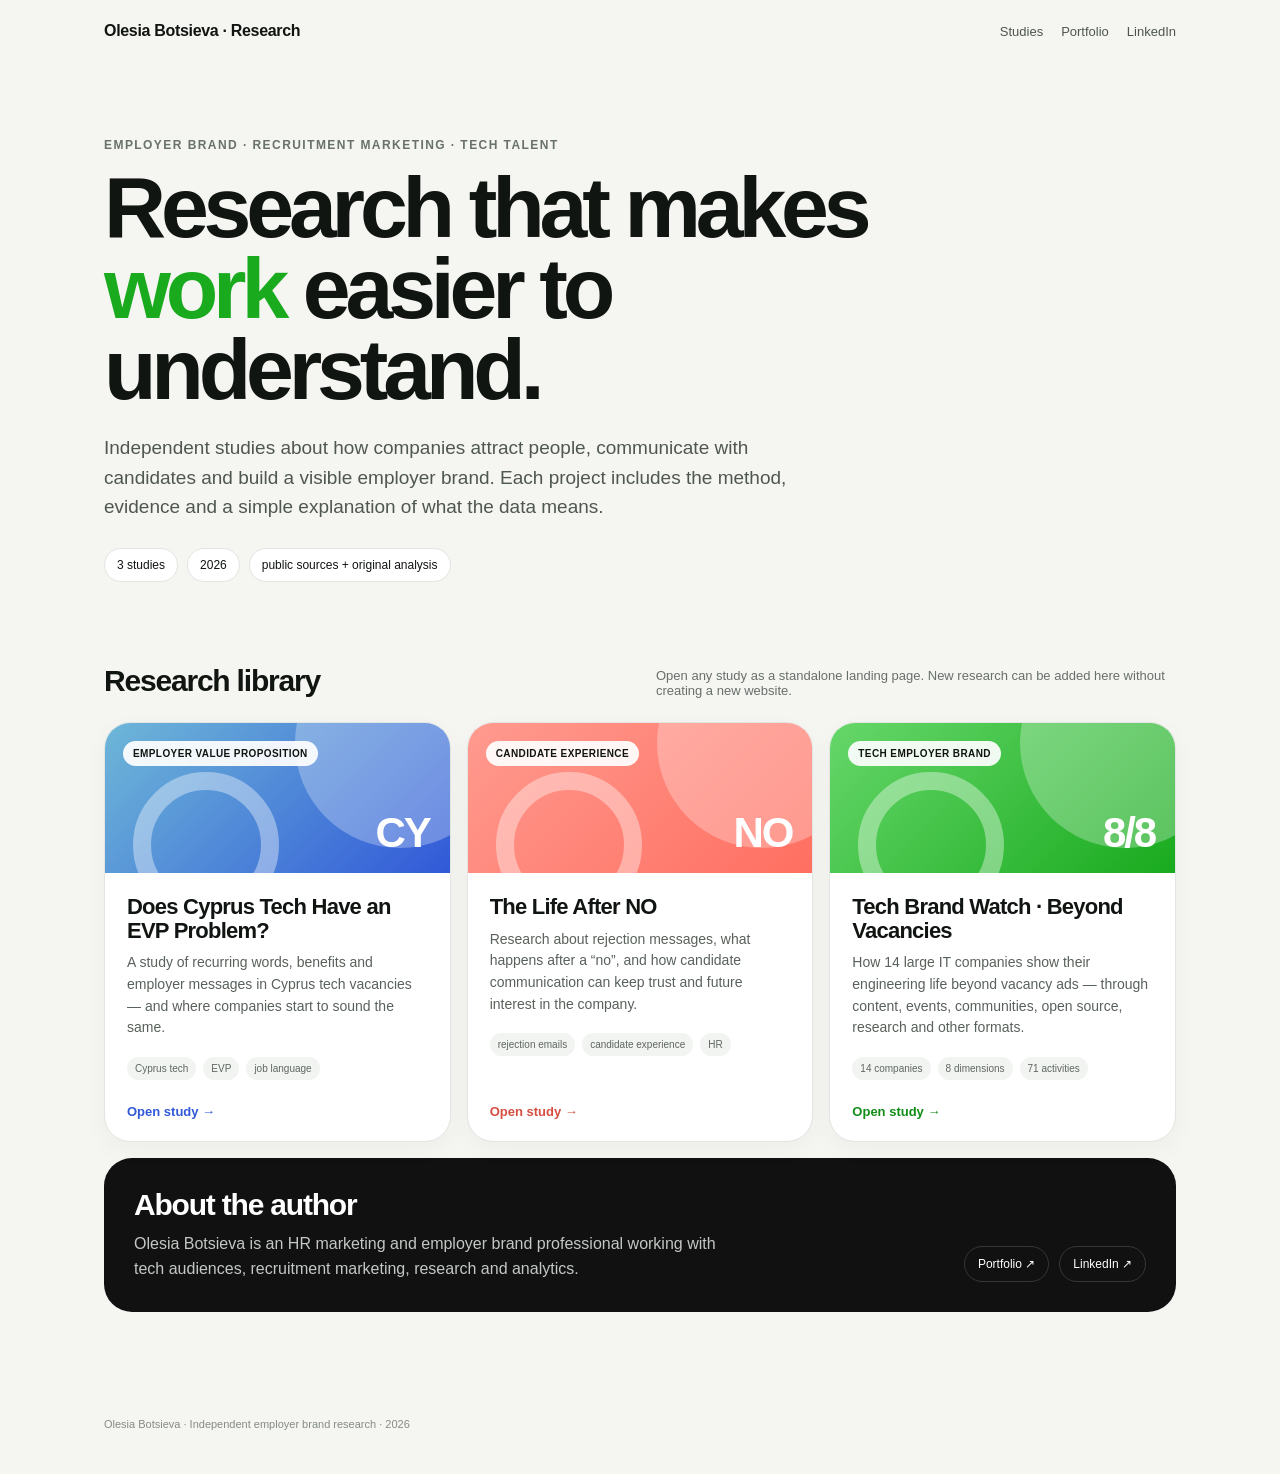
<file: index.html>
<!doctype html>
<html lang="en">
<head>
<meta charset="utf-8">
<meta name="viewport" content="width=device-width,initial-scale=1,viewport-fit=cover">
<title>Olesia Botsieva — Employer Brand Research</title>
<meta name="description" content="Independent research by Olesia Botsieva on employer brand, recruitment marketing, candidate experience and tech talent.">
<style>
:root{
  --bg:#f5f5f2;--surface:#fff;--ink:#111512;--muted:#68706b;--line:#e2e5e1;
  --green:#19aa1e;--blue:#3159d8;--coral:#ff6f61;--shadow:0 18px 50px rgba(0,0,0,.07)
}
*{box-sizing:border-box}
html{scroll-behavior:smooth}
body{margin:0;font-family:Inter,ui-sans-serif,-apple-system,BlinkMacSystemFont,"Segoe UI",Roboto,Arial,sans-serif;background:var(--bg);color:var(--ink)}
a{text-decoration:none;color:inherit}
.wrap{max-width:1120px;margin:auto;padding:0 24px}
header{padding:22px 0}
.nav{display:flex;align-items:center;gap:20px}
.brand{font-weight:850;letter-spacing:-.02em}
.nav-links{margin-left:auto;display:flex;gap:18px;font-size:13px;color:#4e5650}
.hero{padding:76px 0 54px}
.kicker{font-size:12px;font-weight:850;letter-spacing:.12em;text-transform:uppercase;color:#69716b}
h1{font-size:clamp(46px,8vw,86px);line-height:.94;letter-spacing:-.06em;margin:15px 0 24px;max-width:900px}
h1 em{font-style:normal;color:var(--green)}
.lead{font-size:19px;line-height:1.55;color:#4f5751;max-width:720px}
.meta{display:flex;gap:9px;flex-wrap:wrap;margin-top:26px}
.meta span{background:#fff;border:1px solid var(--line);border-radius:999px;padding:9px 12px;font-size:12px}
.section{padding:28px 0 78px}
.section-head{display:flex;justify-content:space-between;align-items:end;gap:24px;margin-bottom:24px}
.section-head h2{font-size:30px;letter-spacing:-.04em;margin:0}
.section-head p{margin:0;color:var(--muted);font-size:13px;max-width:520px}
.grid{display:grid;grid-template-columns:repeat(3,1fr);gap:16px}
.card{background:var(--surface);border:1px solid var(--line);border-radius:26px;overflow:hidden;box-shadow:0 8px 26px rgba(0,0,0,.035);transition:.2s ease;display:flex;flex-direction:column;min-height:380px}
.card:hover{transform:translateY(-4px);box-shadow:var(--shadow)}
.visual{height:150px;position:relative;overflow:hidden}
.visual:before,.visual:after{content:"";position:absolute;border-radius:50%}
.visual:before{width:210px;height:210px;right:-55px;top:-85px;background:rgba(255,255,255,.28)}
.visual:after{width:110px;height:110px;left:28px;bottom:-45px;border:18px solid rgba(255,255,255,.38)}
.cyprus .visual{background:linear-gradient(135deg,#6eb7d8,#3159d8)}
.no .visual{background:linear-gradient(135deg,#ff9a8f,#ff6f61)}
.tech .visual{background:linear-gradient(135deg,#66d76a,#19aa1e)}
.visual .tag{position:absolute;left:18px;top:18px;padding:7px 10px;border-radius:999px;background:rgba(255,255,255,.92);font-size:10px;font-weight:850;letter-spacing:.04em;text-transform:uppercase}
.visual .mark{position:absolute;right:20px;bottom:16px;color:#fff;font-size:42px;font-weight:900;letter-spacing:-.05em}
.body{padding:22px;display:flex;flex-direction:column;flex:1}
.body h3{font-size:22px;line-height:1.08;letter-spacing:-.035em;margin:0 0 10px}
.body p{font-size:14px;line-height:1.55;color:#59615b;margin:0}
.stats{display:flex;gap:7px;flex-wrap:wrap;margin-top:18px}
.stats span{font-size:10px;background:#f2f4f1;border-radius:999px;padding:6px 8px;color:#5f665f}
.open{margin-top:auto;padding-top:24px;font-size:13px;font-weight:850}
.cyprus .open{color:var(--blue)} .no .open{color:#d54f43} .tech .open{color:#128d17}
.about{margin-top:16px;background:#111;color:#fff;border-radius:28px;padding:30px;display:grid;grid-template-columns:1.2fr .8fr;gap:30px;align-items:end}
.about h2{font-size:30px;letter-spacing:-.04em;margin:0 0 10px}
.about p{margin:0;color:#c3c8c4;line-height:1.55}
.about-links{display:flex;gap:10px;justify-content:flex-end;flex-wrap:wrap}
.about-links a{border:1px solid #333a35;border-radius:999px;padding:10px 13px;font-size:12px}
footer{padding:28px 0 44px;color:#858b86;font-size:11px}
@media(max-width:820px){.grid{grid-template-columns:1fr}.card{min-height:auto}.about{grid-template-columns:1fr}.about-links{justify-content:flex-start}.hero{padding-top:50px}}
@media(max-width:560px){.wrap{padding:0 16px}.nav-links{display:none}.hero{padding:44px 0 38px}h1{font-size:48px}.lead{font-size:16px}.section-head{align-items:flex-start;flex-direction:column}.section{padding-bottom:54px}.visual{height:125px}}
</style>
</head>
<body>
<header><div class="wrap nav"><div class="brand">Olesia Botsieva · Research</div><div class="nav-links"><a href="#studies">Studies</a><a href="https://olesia.work/" target="_blank" rel="noopener">Portfolio</a><a href="https://www.linkedin.com/in/olesruss/" target="_blank" rel="noopener">LinkedIn</a></div></div></header>

<main>
<section class="hero"><div class="wrap">
  <div class="kicker">Employer Brand · Recruitment Marketing · Tech Talent</div>
  <h1>Research that makes <em>work</em> easier to understand.</h1>
  <p class="lead">Independent studies about how companies attract people, communicate with candidates and build a visible employer brand. Each project includes the method, evidence and a simple explanation of what the data means.</p>
  <div class="meta"><span>3 studies</span><span>2026</span><span>public sources + original analysis</span></div>
</div></section>

<section class="section" id="studies"><div class="wrap">
  <div class="section-head"><div><h2>Research library</h2></div><p>Open any study as a standalone landing page. New research can be added here without creating a new website.</p></div>
  <div class="grid">
    <a class="card cyprus" href="./cyprus-tech-evp/">
      <div class="visual"><span class="tag">Employer Value Proposition</span><span class="mark">CY</span></div>
      <div class="body">
        <h3>Does Cyprus Tech Have an EVP Problem?</h3>
        <p>A study of recurring words, benefits and employer messages in Cyprus tech vacancies — and where companies start to sound the same.</p>
        <div class="stats"><span>Cyprus tech</span><span>EVP</span><span>job language</span></div>
        <div class="open">Open study →</div>
      </div>
    </a>

    <a class="card no" href="./life-after-no/">
      <div class="visual"><span class="tag">Candidate Experience</span><span class="mark">NO</span></div>
      <div class="body">
        <h3>The Life After NO</h3>
        <p>Research about rejection messages, what happens after a “no”, and how candidate communication can keep trust and future interest in the company.</p>
        <div class="stats"><span>rejection emails</span><span>candidate experience</span><span>HR</span></div>
        <div class="open">Open study →</div>
      </div>
    </a>

    <a class="card tech" href="./tech-brand-watch/">
      <div class="visual"><span class="tag">Tech Employer Brand</span><span class="mark">8/8</span></div>
      <div class="body">
        <h3>Tech Brand Watch · Beyond Vacancies</h3>
        <p>How 14 large IT companies show their engineering life beyond vacancy ads — through content, events, communities, open source, research and other formats.</p>
        <div class="stats"><span>14 companies</span><span>8 dimensions</span><span>71 activities</span></div>
        <div class="open">Open study →</div>
      </div>
    </a>
  </div>

  <div class="about">
    <div><h2>About the author</h2><p>Olesia Botsieva is an HR marketing and employer brand professional working with tech audiences, recruitment marketing, research and analytics.</p></div>
    <div class="about-links"><a href="https://olesia.work/" target="_blank" rel="noopener">Portfolio ↗</a><a href="https://www.linkedin.com/in/olesruss/" target="_blank" rel="noopener">LinkedIn ↗</a></div>
  </div>
</div></section>
</main>

<footer><div class="wrap">Olesia Botsieva · Independent employer brand research · 2026</div></footer>
</body>
</html>
</file>
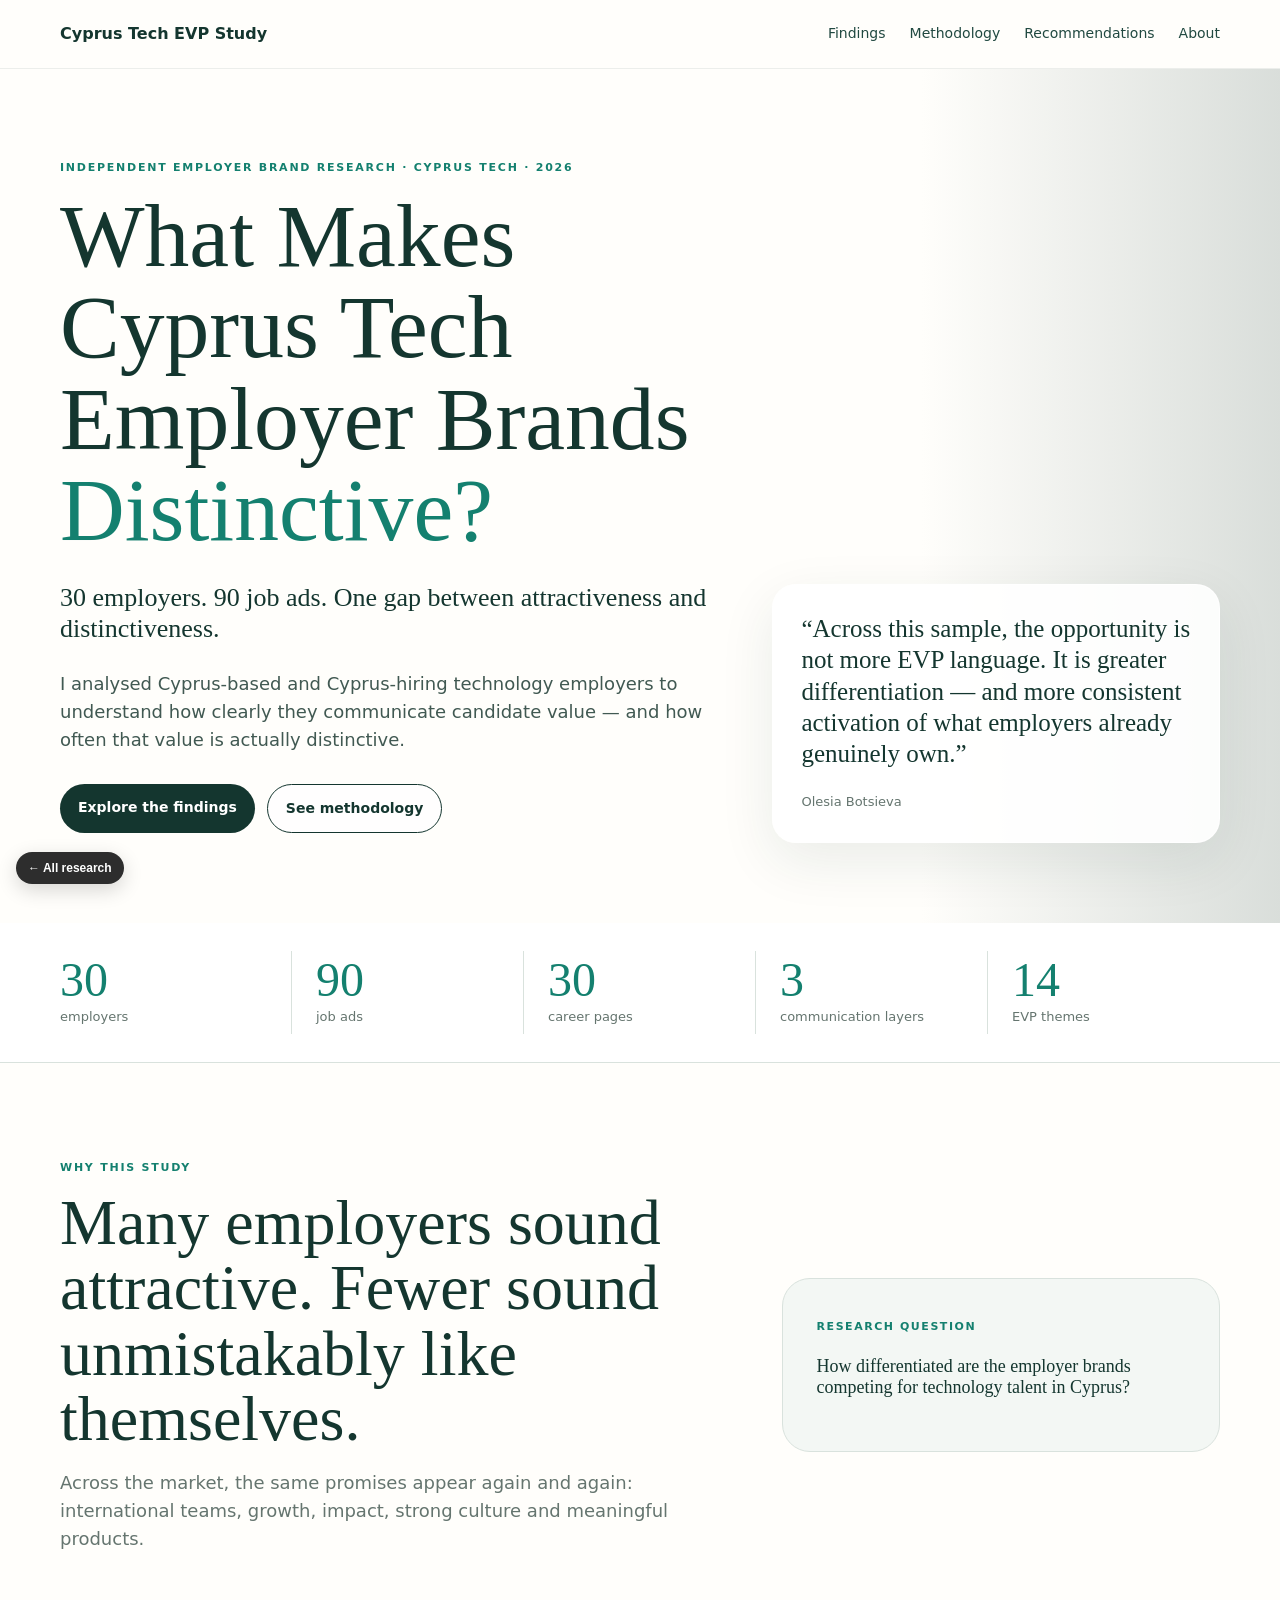
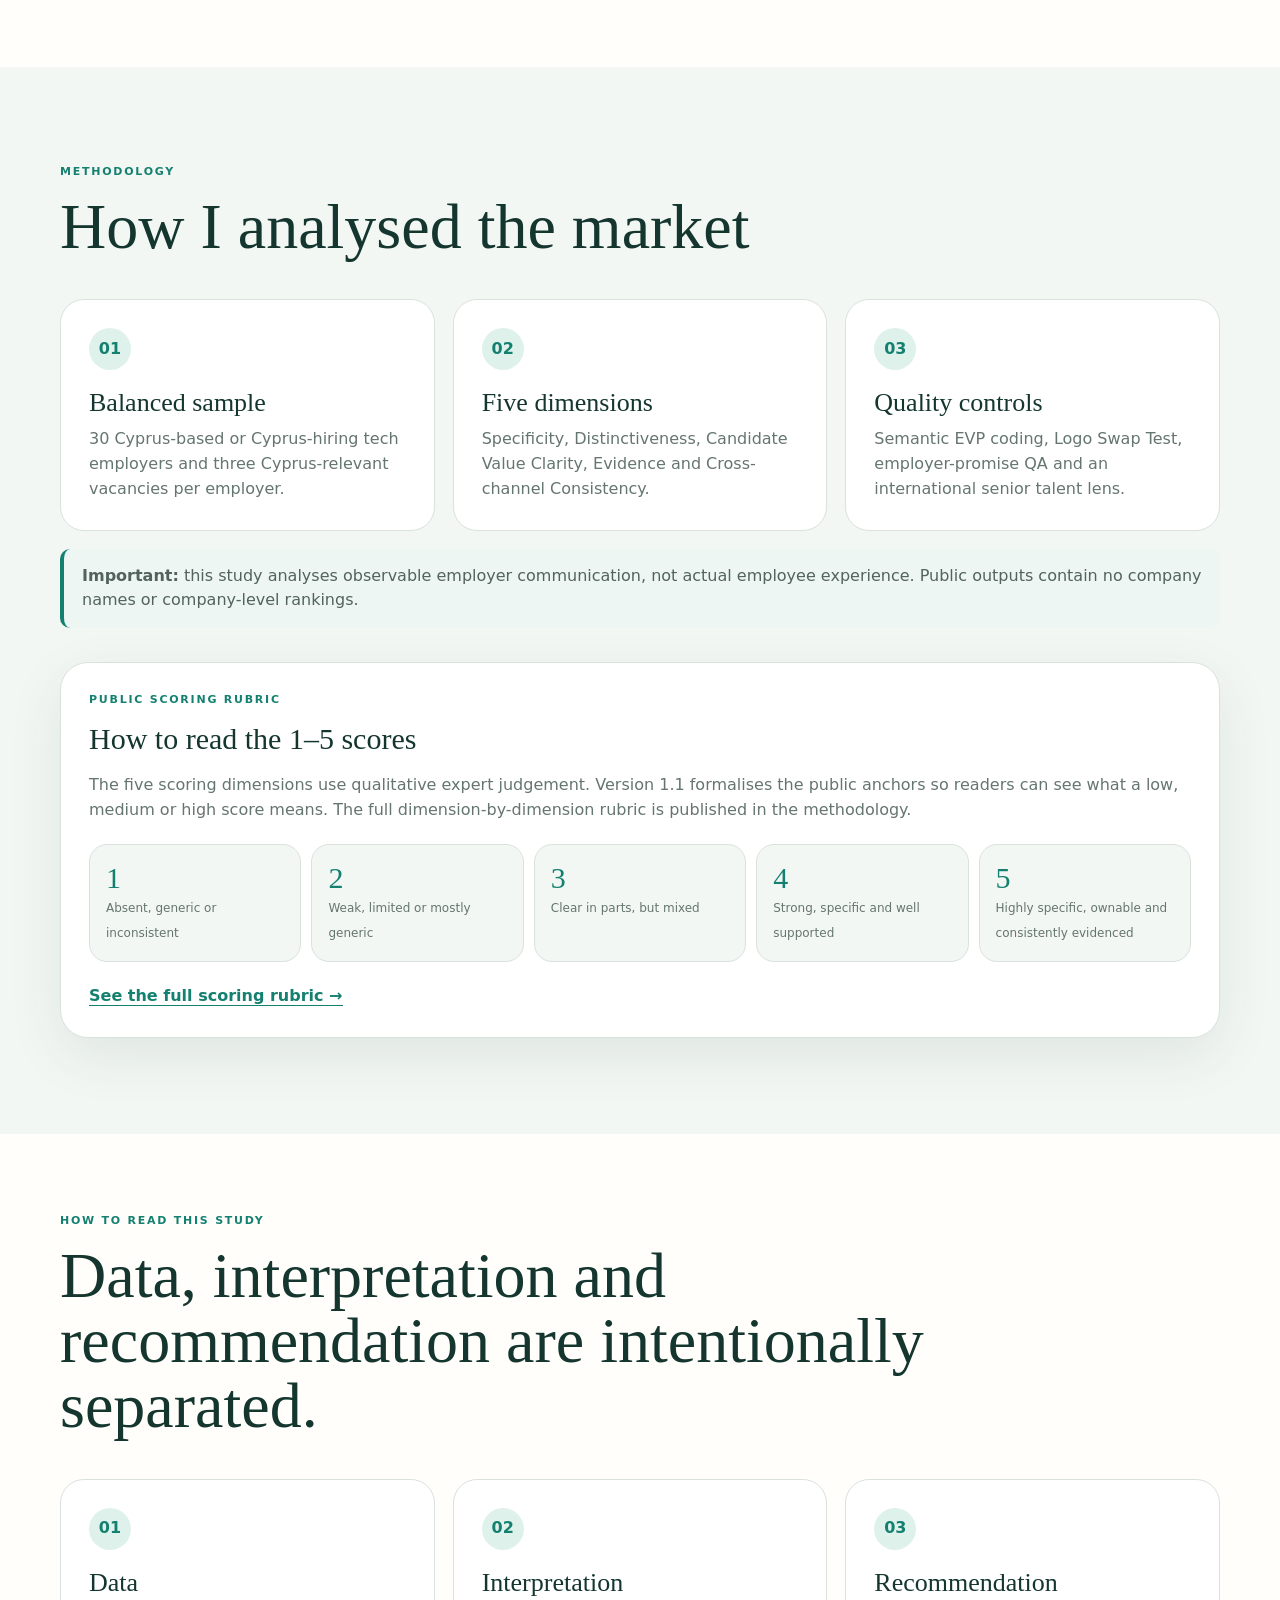
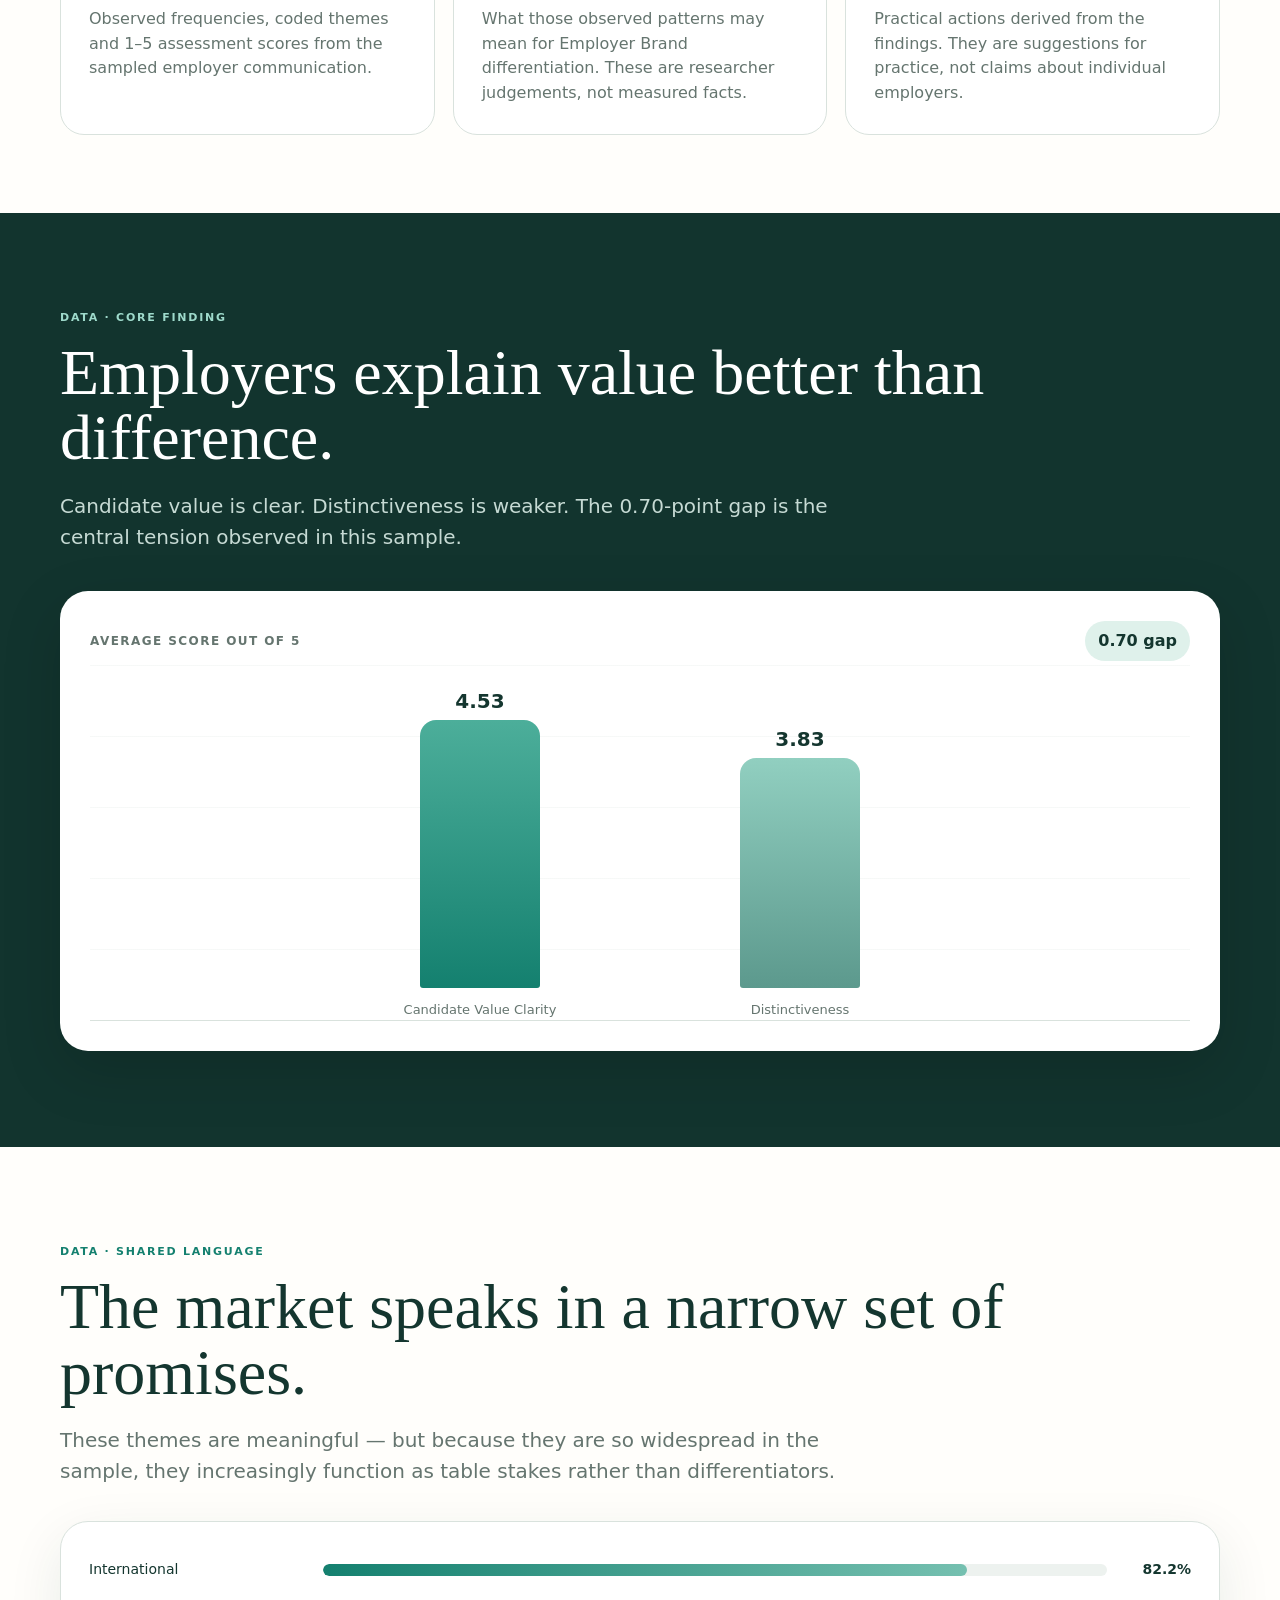
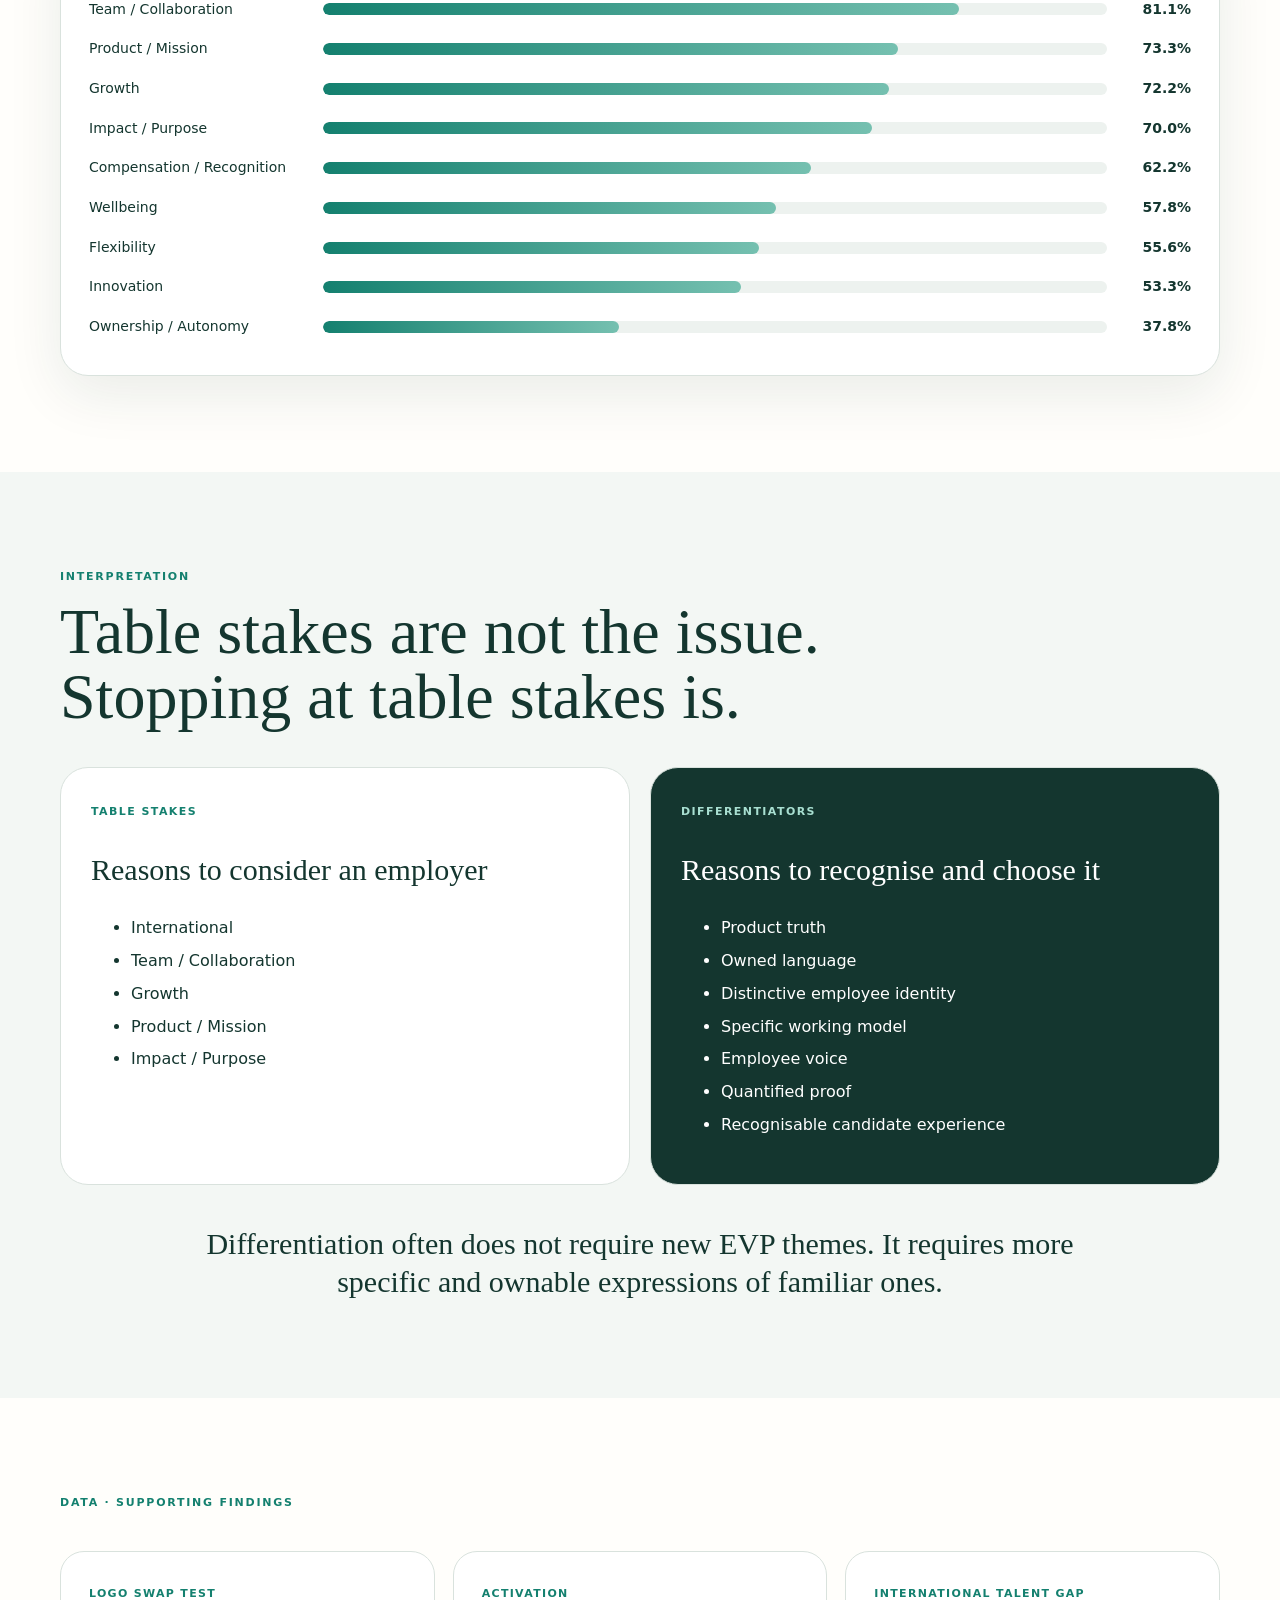
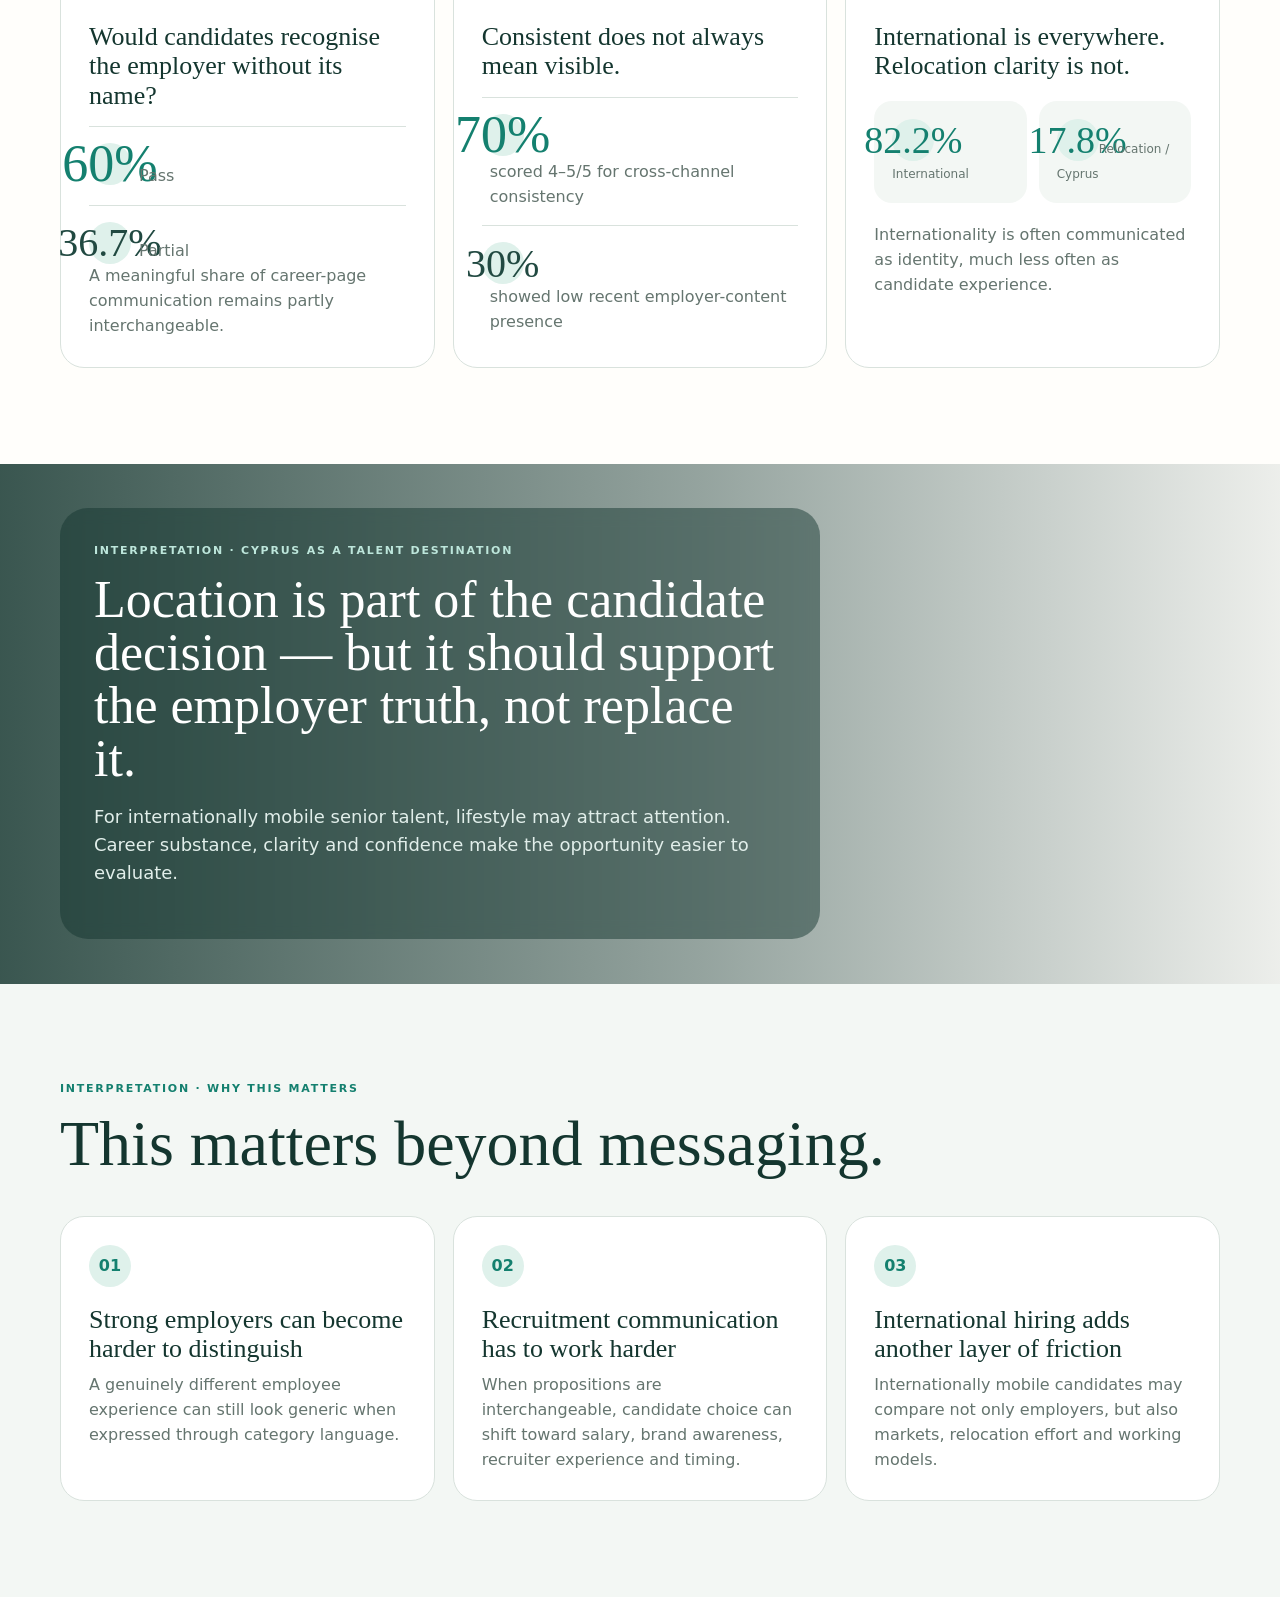
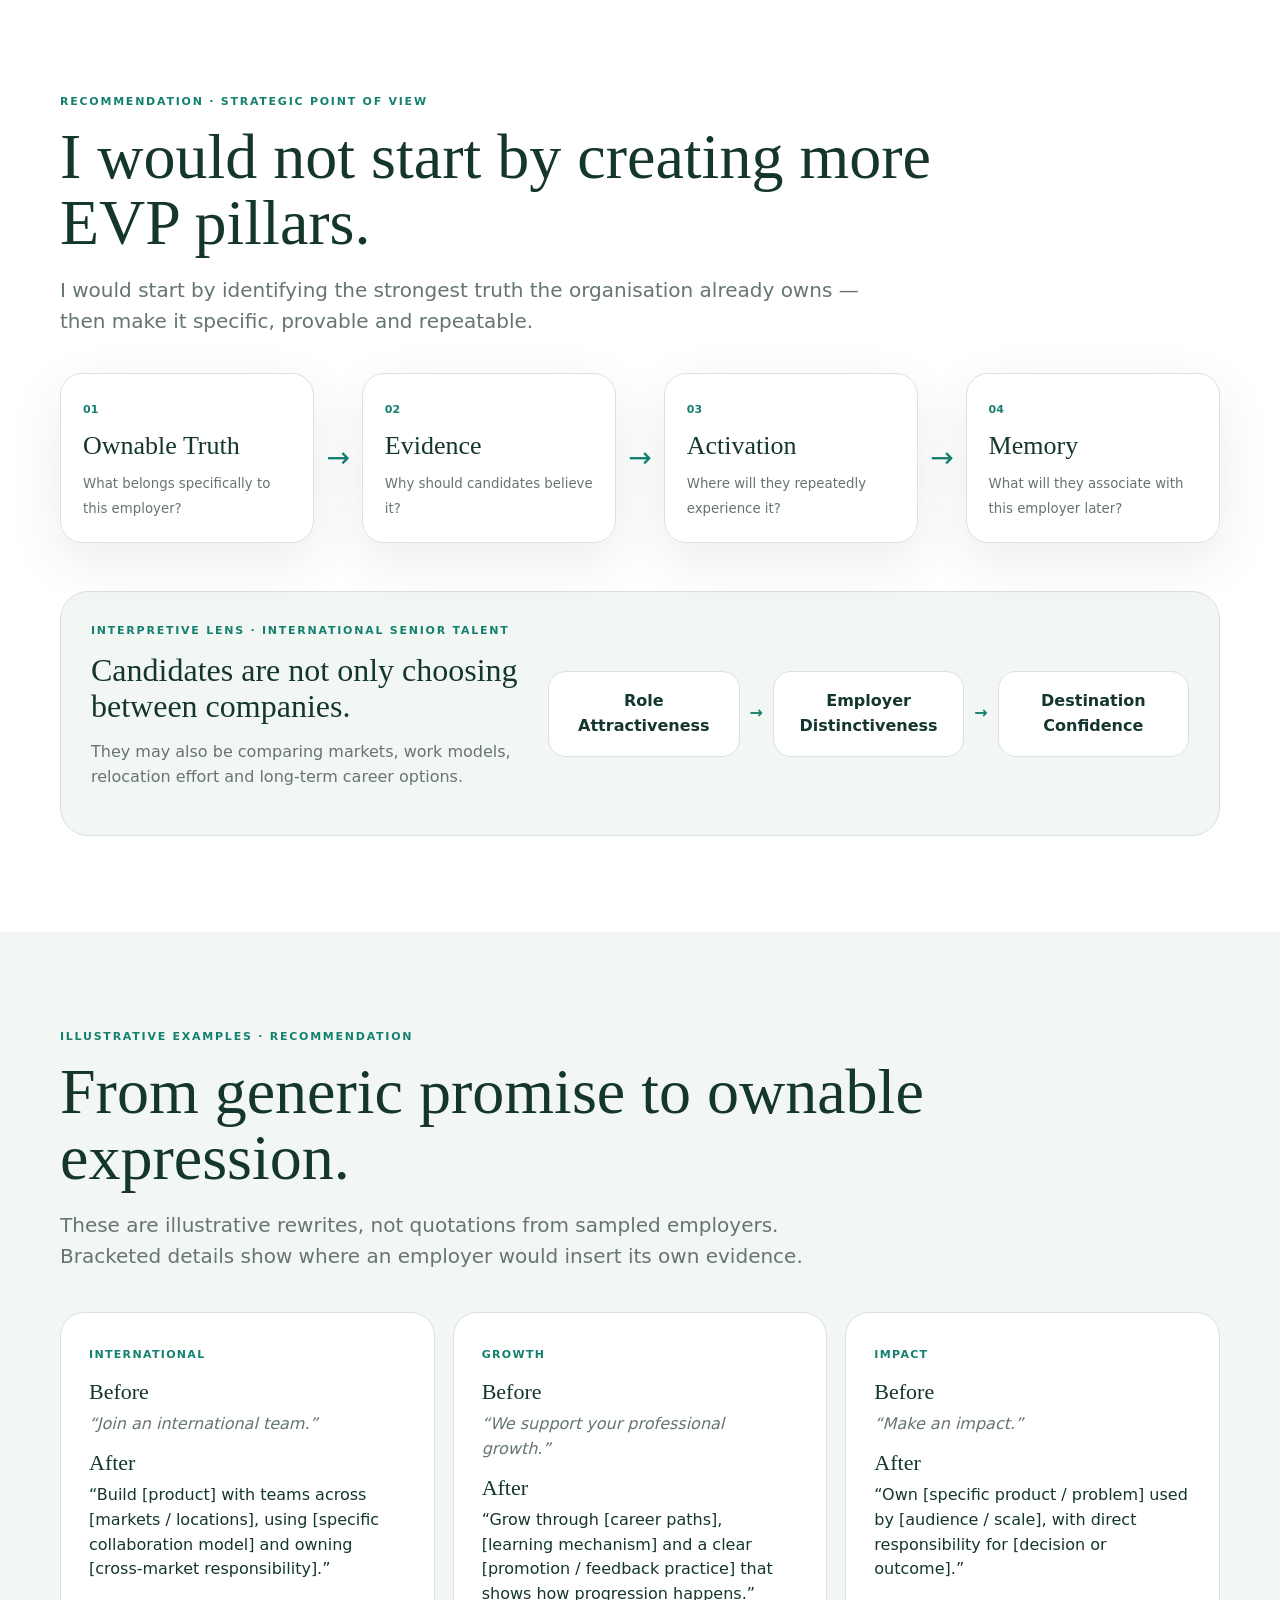
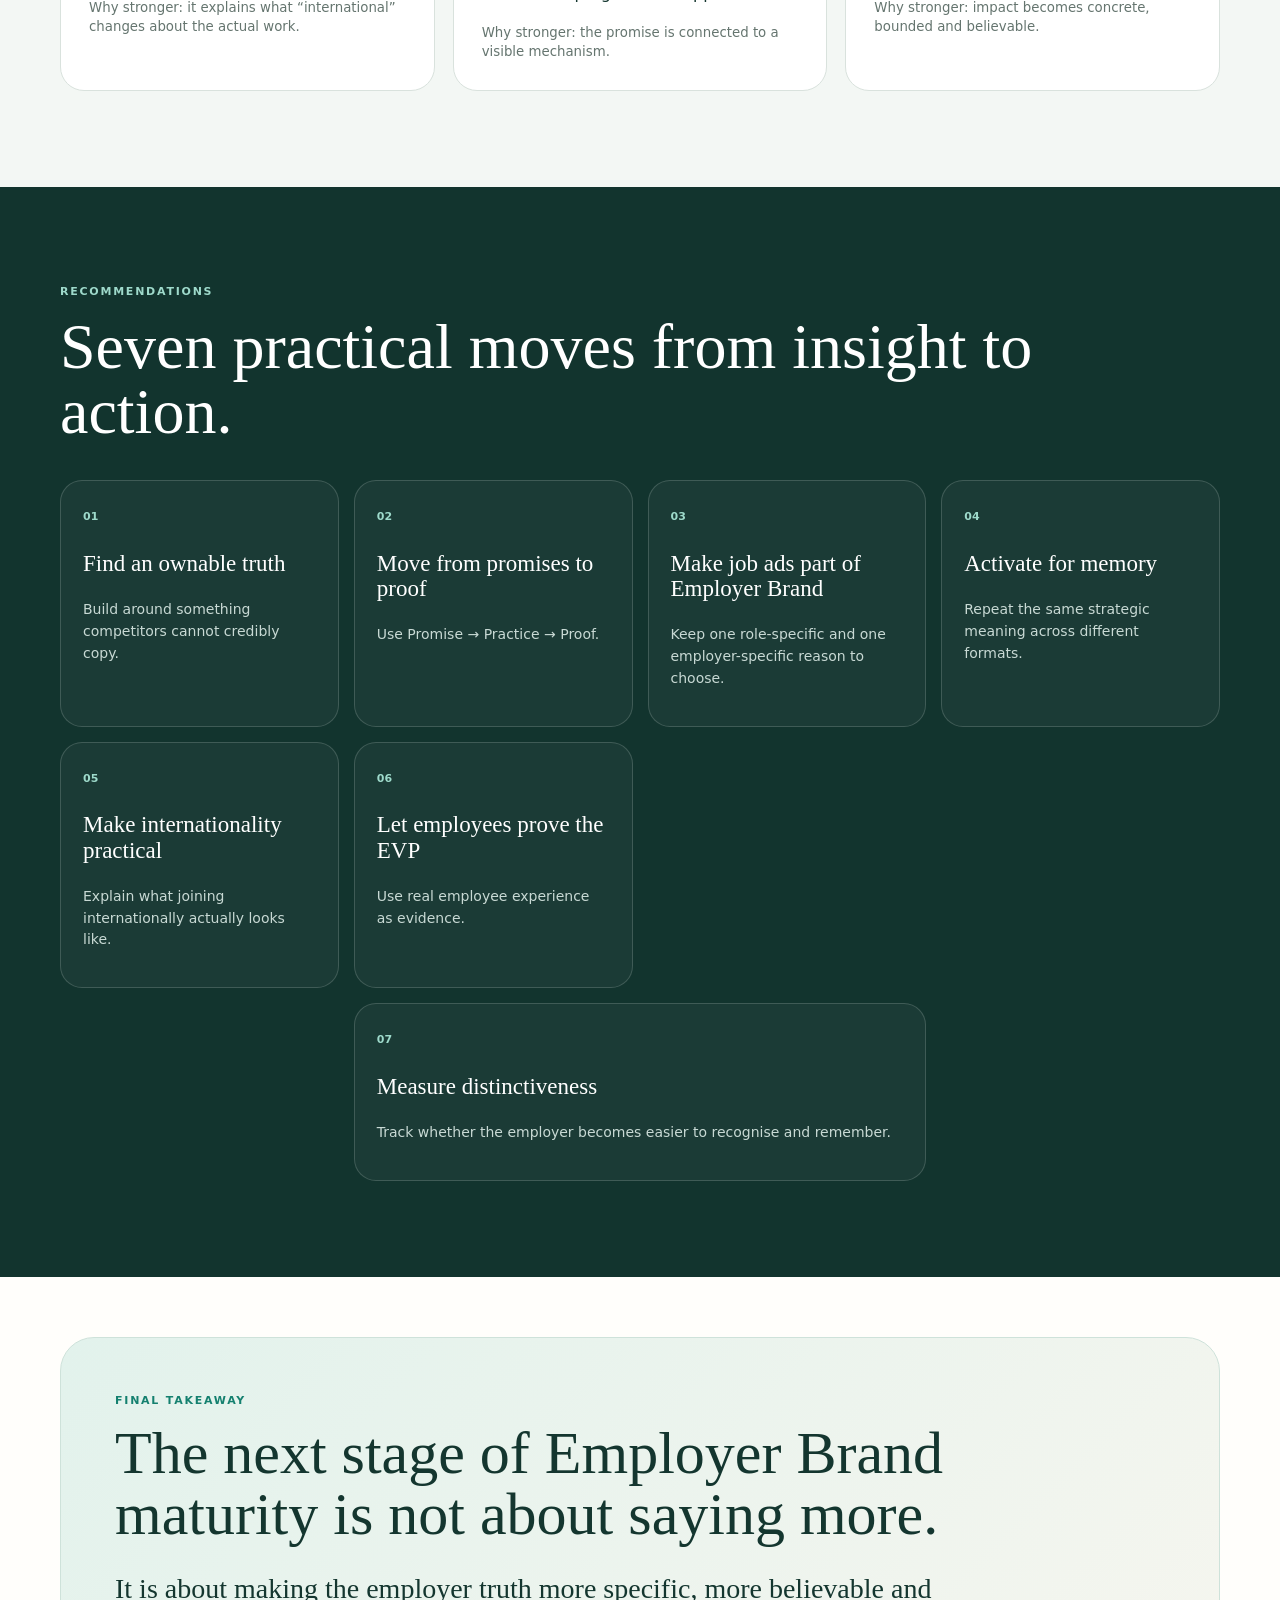
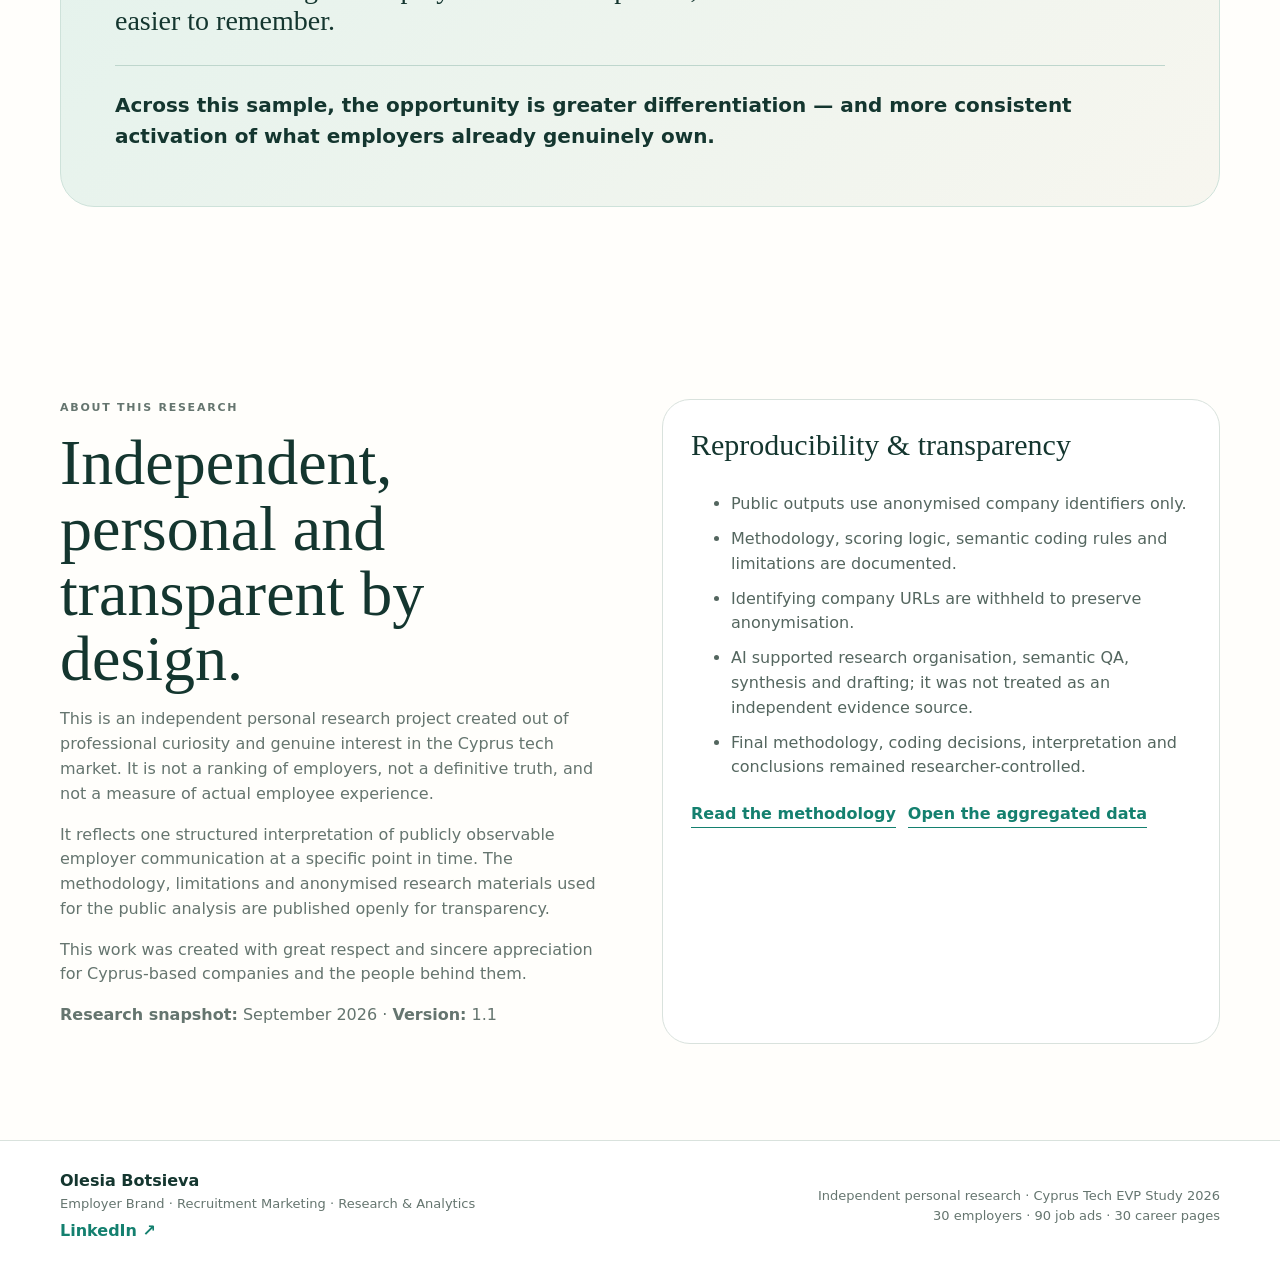
<file: cyprus-tech-evp/index.html>
<!doctype html>
<html lang="en">
<head>
  <meta charset="utf-8" />
  <meta name="viewport" content="width=device-width,initial-scale=1" />
  <meta name="description" content="Independent Employer Brand research on Cyprus tech: 30 employers, 90 job ads, and the gap between candidate value and distinctiveness." />
  <meta property="og:title" content="What Makes Cyprus Tech Employer Brands Distinctive?" />
  <meta property="og:description" content="30 employers. 90 job ads. One gap between attractiveness and distinctiveness." />
  <title>What Makes Cyprus Tech Employer Brands Distinctive?</title>
  <link rel="stylesheet" href="styles.css" />
  <style>
    .hero-photo{background-image:url('https://images.unsplash.com/photo-1709589352652-bea9b5459774?auto=format&fit=crop&fm=jpg&q=88&w=3000')!important;background-position:center center!important;filter:saturate(.98) contrast(1.01)!important}
    .scenic-photo{background-image:url('https://images.unsplash.com/photo-1685473001269-2b1dfb7e85c4?auto=format&fit=crop&fm=jpg&q=88&w=3000')!important;background-position:center center!important;filter:saturate(.96) contrast(1.01)!important}
    .footerphoto{display:none!important}
    .rubric-summary{margin-top:34px;padding:28px;border:1px solid var(--line);border-radius:28px;background:#fff;box-shadow:var(--shadow)}
    .rubric-summary h3{font:30px/1.15 Georgia,serif;margin:6px 0 10px}.rubric-summary>p:not(.eyebrow){color:var(--muted)}
    .rubric-scale{display:grid;grid-template-columns:repeat(5,1fr);gap:10px;margin:22px 0}.rubric-scale div{padding:16px;border-radius:18px;background:var(--soft);border:1px solid var(--line)}.rubric-scale b{font:30px Georgia,serif;color:var(--teal);display:block}.rubric-scale span{font-size:12px;color:var(--muted);line-height:1.35}.rubric-link{color:var(--teal);font-weight:750;text-decoration:none;border-bottom:1px solid}
    .research-guide{padding-top:78px;padding-bottom:78px}.examplecards article h3{font:22px/1.1 Georgia,serif;margin:14px 0 8px}.examplecards article p{color:var(--ink)!important}.examplecards .example-before{color:var(--muted)!important;font-style:italic}.examplecards small{display:block;margin-top:16px;color:var(--muted);line-height:1.45}.example-tag{display:inline-block;font-size:11px;text-transform:uppercase;letter-spacing:.12em;font-weight:850;color:var(--teal)}
    @media(max-width:980px){.rubric-scale{grid-template-columns:1fr 1fr 1fr}}@media(max-width:680px){.rubric-scale{grid-template-columns:1fr}}
  </style>
</head>
<body><a href="../" style="position:fixed;left:16px;bottom:16px;z-index:9999;background:rgba(17,17,17,.88);color:#fff;text-decoration:none;padding:9px 12px;border-radius:999px;font:600 12px/1.2 -apple-system,BlinkMacSystemFont,'Segoe UI',Arial,sans-serif;box-shadow:0 6px 20px rgba(0,0,0,.16)">← All research</a>
<header class="topbar">
  <div class="shell navwrap">
    <a class="brand" href="#top">Cyprus Tech EVP Study</a>
    <nav><a href="#findings">Findings</a><a href="#methodology">Methodology</a><a href="#recommendations">Recommendations</a><a href="#about">About</a></nav>
  </div>
</header>
<main>
<section id="top" class="hero">
  <div class="hero-photo" aria-hidden="true"></div>
  <div class="hero-overlay"></div>
  <div class="shell hero-inner">
    <div class="hero-copy">
      <p class="eyebrow">Independent Employer Brand Research · Cyprus Tech · 2026</p>
      <h1>What Makes Cyprus Tech Employer Brands <em>Distinctive?</em></h1>
      <p class="lead">30 employers. 90 job ads. One gap between attractiveness and distinctiveness.</p>
      <p class="intro">I analysed Cyprus-based and Cyprus-hiring technology employers to understand how clearly they communicate candidate value — and how often that value is actually distinctive.</p>
      <div class="hero-actions"><a class="btn primary" href="#findings">Explore the findings</a><a class="btn ghost" href="#methodology">See methodology</a></div>
    </div>
    <aside class="hero-quote"><p>“Across this sample, the opportunity is not more EVP language. It is greater differentiation — and more consistent activation of what employers already genuinely own.”</p><span>Olesia Botsieva</span></aside>
  </div>
</section>

<section class="snapshot">
  <div class="shell statgrid">
    <div><strong>30</strong><span>employers</span></div><div><strong>90</strong><span>job ads</span></div><div><strong>30</strong><span>career pages</span></div><div><strong>3</strong><span>communication layers</span></div><div><strong>14</strong><span>EVP themes</span></div>
  </div>
</section>

<section class="section intro-section">
  <div class="shell split">
    <div><p class="eyebrow">Why this study</p><h2>Many employers sound attractive. Fewer sound unmistakably like themselves.</h2><p>Across the market, the same promises appear again and again: international teams, growth, impact, strong culture and meaningful products.</p></div>
    <div class="question"><span>Research question</span><p>How differentiated are the employer brands competing for technology talent in Cyprus?</p></div>
  </div>
</section>

<section id="methodology" class="section soft">
  <div class="shell">
    <p class="eyebrow">Methodology</p><h2>How I analysed the market</h2>
    <div class="threecards">
      <article><b>01</b><h3>Balanced sample</h3><p>30 Cyprus-based or Cyprus-hiring tech employers and three Cyprus-relevant vacancies per employer.</p></article>
      <article><b>02</b><h3>Five dimensions</h3><p>Specificity, Distinctiveness, Candidate Value Clarity, Evidence and Cross-channel Consistency.</p></article>
      <article><b>03</b><h3>Quality controls</h3><p>Semantic EVP coding, Logo Swap Test, employer-promise QA and an international senior talent lens.</p></article>
    </div>
    <p class="note"><strong>Important:</strong> this study analyses observable employer communication, not actual employee experience. Public outputs contain no company names or company-level rankings.</p>

    <div class="rubric-summary">
      <p class="eyebrow">Public scoring rubric</p>
      <h3>How to read the 1–5 scores</h3>
      <p>The five scoring dimensions use qualitative expert judgement. Version 1.1 formalises the public anchors so readers can see what a low, medium or high score means. The full dimension-by-dimension rubric is published in the methodology.</p>
      <div class="rubric-scale">
        <div><b>1</b><span>Absent, generic or inconsistent</span></div>
        <div><b>2</b><span>Weak, limited or mostly generic</span></div>
        <div><b>3</b><span>Clear in parts, but mixed</span></div>
        <div><b>4</b><span>Strong, specific and well supported</span></div>
        <div><b>5</b><span>Highly specific, ownable and consistently evidenced</span></div>
      </div>
      <a class="rubric-link" href="../methodology.md#public-scoring-rubric-1-5">See the full scoring rubric →</a>
    </div>
  </div>
</section>

<section class="section research-guide">
  <div class="shell">
    <p class="eyebrow">How to read this study</p>
    <h2>Data, interpretation and recommendation are intentionally separated.</h2>
    <div class="threecards">
      <article><b>01</b><h3>Data</h3><p>Observed frequencies, coded themes and 1–5 assessment scores from the sampled employer communication.</p></article>
      <article><b>02</b><h3>Interpretation</h3><p>What those observed patterns may mean for Employer Brand differentiation. These are researcher judgements, not measured facts.</p></article>
      <article><b>03</b><h3>Recommendation</h3><p>Practical actions derived from the findings. They are suggestions for practice, not claims about individual employers.</p></article>
    </div>
  </div>
</section>

<section id="findings" class="section dark">
  <div class="shell">
    <p class="eyebrow">Data · Core finding</p><h2>Employers explain value better than difference.</h2><p class="sectionlead">Candidate value is clear. Distinctiveness is weaker. The 0.70-point gap is the central tension observed in this sample.</p>
    <div class="scorecard">
      <div class="score-title"><span>Average score out of 5</span><strong>0.70 gap</strong></div>
      <div class="scorebars"><div><i style="--v:90.6%"><b>4.53</b></i><span>Candidate Value Clarity</span></div><div><i class="lighter" style="--v:76.6%"><b>3.83</b></i><span>Distinctiveness</span></div></div>
    </div>
  </div>
</section>

<section class="section">
  <div class="shell">
    <p class="eyebrow">Data · Shared language</p><h2>The market speaks in a narrow set of promises.</h2><p class="sectionlead muted">These themes are meaningful — but because they are so widespread in the sample, they increasingly function as table stakes rather than differentiators.</p>
    <div class="hbars" aria-label="Most common candidate-facing EVP themes in 90 job ads">
      <div><span>International</span><i><b style="width:82.2%"></b></i><strong>82.2%</strong></div>
      <div><span>Team / Collaboration</span><i><b style="width:81.1%"></b></i><strong>81.1%</strong></div>
      <div><span>Product / Mission</span><i><b style="width:73.3%"></b></i><strong>73.3%</strong></div>
      <div><span>Growth</span><i><b style="width:72.2%"></b></i><strong>72.2%</strong></div>
      <div><span>Impact / Purpose</span><i><b style="width:70%"></b></i><strong>70.0%</strong></div>
      <div><span>Compensation / Recognition</span><i><b style="width:62.2%"></b></i><strong>62.2%</strong></div>
      <div><span>Wellbeing</span><i><b style="width:57.8%"></b></i><strong>57.8%</strong></div>
      <div><span>Flexibility</span><i><b style="width:55.6%"></b></i><strong>55.6%</strong></div>
      <div><span>Innovation</span><i><b style="width:53.3%"></b></i><strong>53.3%</strong></div>
      <div><span>Ownership / Autonomy</span><i><b style="width:37.8%"></b></i><strong>37.8%</strong></div>
    </div>
  </div>
</section>

<section class="section soft">
  <div class="shell">
    <p class="eyebrow">Interpretation</p><h2>Table stakes are not the issue. Stopping at table stakes is.</h2>
    <div class="compare"><article><span>Table stakes</span><h3>Reasons to consider an employer</h3><ul><li>International</li><li>Team / Collaboration</li><li>Growth</li><li>Product / Mission</li><li>Impact / Purpose</li></ul></article><article class="accent"><span>Differentiators</span><h3>Reasons to recognise and choose it</h3><ul><li>Product truth</li><li>Owned language</li><li>Distinctive employee identity</li><li>Specific working model</li><li>Employee voice</li><li>Quantified proof</li><li>Recognisable candidate experience</li></ul></article></div>
    <blockquote class="pull">Differentiation often does not require new EVP themes. It requires more specific and ownable expressions of familiar ones.</blockquote>
  </div>
</section>

<section class="section">
  <div class="shell">
    <p class="eyebrow">Data · Supporting findings</p>
    <div class="threecards insights">
      <article><span>Logo Swap Test</span><h3>Would candidates recognise the employer without its name?</h3><div class="mini"><b>60%</b><p>Pass</p></div><div class="mini secondary"><b>36.7%</b><p>Partial</p></div><p>A meaningful share of career-page communication remains partly interchangeable.</p></article>
      <article><span>Activation</span><h3>Consistent does not always mean visible.</h3><div class="mini"><b>70%</b><p>scored 4–5/5 for cross-channel consistency</p></div><div class="mini secondary"><b>30%</b><p>showed low recent employer-content presence</p></div></article>
      <article><span>International talent gap</span><h3>International is everywhere. Relocation clarity is not.</h3><div class="twostat"><div><b>82.2%</b><span>International</span></div><div><b>17.8%</b><span>Relocation / Cyprus</span></div></div><p>Internationality is often communicated as identity, much less often as candidate experience.</p></article>
    </div>
  </div>
</section>

<section class="scenic">
  <div class="scenic-photo" aria-hidden="true"></div>
  <div class="shell scenic-inner"><div><p class="eyebrow">Interpretation · Cyprus as a talent destination</p><h2>Location is part of the candidate decision — but it should support the employer truth, not replace it.</h2><p>For internationally mobile senior talent, lifestyle may attract attention. Career substance, clarity and confidence make the opportunity easier to evaluate.</p></div></div>
</section>

<section class="section soft">
  <div class="shell">
    <p class="eyebrow">Interpretation · Why this matters</p><h2>This matters beyond messaging.</h2>
    <div class="threecards"><article><b>01</b><h3>Strong employers can become harder to distinguish</h3><p>A genuinely different employee experience can still look generic when expressed through category language.</p></article><article><b>02</b><h3>Recruitment communication has to work harder</h3><p>When propositions are interchangeable, candidate choice can shift toward salary, brand awareness, recruiter experience and timing.</p></article><article><b>03</b><h3>International hiring adds another layer of friction</h3><p>Internationally mobile candidates may compare not only employers, but also markets, relocation effort and working models.</p></article></div>
  </div>
</section>

<section class="section strategy">
  <div class="shell">
    <p class="eyebrow">Recommendation · Strategic point of view</p><h2>I would not start by creating more EVP pillars.</h2><p class="sectionlead muted">I would start by identifying the strongest truth the organisation already owns — then make it specific, provable and repeatable.</p>
    <div class="flow"><div><span>01</span><b>Ownable Truth</b><small>What belongs specifically to this employer?</small></div><i>→</i><div><span>02</span><b>Evidence</b><small>Why should candidates believe it?</small></div><i>→</i><div><span>03</span><b>Activation</b><small>Where will they repeatedly experience it?</small></div><i>→</i><div><span>04</span><b>Memory</b><small>What will they associate with this employer later?</small></div></div>
    <div class="lens"><div><p class="eyebrow">Interpretive lens · International senior talent</p><h3>Candidates are not only choosing between companies.</h3><p>They may also be comparing markets, work models, relocation effort and long-term career options.</p></div><div class="lensflow"><span>Role Attractiveness</span><b>→</b><span>Employer Distinctiveness</span><b>→</b><span>Destination Confidence</span></div></div>
  </div>
</section>

<section class="section soft">
  <div class="shell">
    <p class="eyebrow">Illustrative examples · Recommendation</p>
    <h2>From generic promise to ownable expression.</h2>
    <p class="sectionlead muted">These are illustrative rewrites, not quotations from sampled employers. Bracketed details show where an employer would insert its own evidence.</p>
    <div class="threecards examplecards">
      <article>
        <span class="example-tag">International</span>
        <h3>Before</h3><p class="example-before">“Join an international team.”</p>
        <h3>After</h3><p>“Build [product] with teams across [markets / locations], using [specific collaboration model] and owning [cross-market responsibility].”</p>
        <small>Why stronger: it explains what “international” changes about the actual work.</small>
      </article>
      <article>
        <span class="example-tag">Growth</span>
        <h3>Before</h3><p class="example-before">“We support your professional growth.”</p>
        <h3>After</h3><p>“Grow through [career paths], [learning mechanism] and a clear [promotion / feedback practice] that shows how progression happens.”</p>
        <small>Why stronger: the promise is connected to a visible mechanism.</small>
      </article>
      <article>
        <span class="example-tag">Impact</span>
        <h3>Before</h3><p class="example-before">“Make an impact.”</p>
        <h3>After</h3><p>“Own [specific product / problem] used by [audience / scale], with direct responsibility for [decision or outcome].”</p>
        <small>Why stronger: impact becomes concrete, bounded and believable.</small>
      </article>
    </div>
  </div>
</section>

<section id="recommendations" class="section dark">
  <div class="shell"><p class="eyebrow">Recommendations</p><h2>Seven practical moves from insight to action.</h2><div class="recs"><article><b>01</b><h3>Find an ownable truth</h3><p>Build around something competitors cannot credibly copy.</p></article><article><b>02</b><h3>Move from promises to proof</h3><p>Use Promise → Practice → Proof.</p></article><article><b>03</b><h3>Make job ads part of Employer Brand</h3><p>Keep one role-specific and one employer-specific reason to choose.</p></article><article><b>04</b><h3>Activate for memory</h3><p>Repeat the same strategic meaning across different formats.</p></article><article><b>05</b><h3>Make internationality practical</h3><p>Explain what joining internationally actually looks like.</p></article><article><b>06</b><h3>Let employees prove the EVP</h3><p>Use real employee experience as evidence.</p></article><article><b>07</b><h3>Measure distinctiveness</h3><p>Track whether the employer becomes easier to recognise and remember.</p></article></div></div>
</section>

<section class="section final"><div class="shell finalbox"><p class="eyebrow">Final takeaway</p><h2>The next stage of Employer Brand maturity is not about saying more.</h2><p>It is about making the employer truth more specific, more believable and easier to remember.</p><strong>Across this sample, the opportunity is greater differentiation — and more consistent activation of what employers already genuinely own.</strong></div></section>

<section id="about" class="section">
  <div class="shell about"><div><p class="eyebrow">About this research</p><h2>Independent, personal and transparent by design.</h2><p>This is an independent personal research project created out of professional curiosity and genuine interest in the Cyprus tech market. It is not a ranking of employers, not a definitive truth, and not a measure of actual employee experience.</p><p>It reflects one structured interpretation of publicly observable employer communication at a specific point in time. The methodology, limitations and anonymised research materials used for the public analysis are published openly for transparency.</p><p>This work was created with great respect and sincere appreciation for Cyprus-based companies and the people behind them.</p><p><strong>Research snapshot:</strong> September 2026 · <strong>Version:</strong> 1.1</p></div><aside><h3>Reproducibility & transparency</h3><ul><li>Public outputs use anonymised company identifiers only.</li><li>Methodology, scoring logic, semantic coding rules and limitations are documented.</li><li>Identifying company URLs are withheld to preserve anonymisation.</li><li>AI supported research organisation, semantic QA, synthesis and drafting; it was not treated as an independent evidence source.</li><li>Final methodology, coding decisions, interpretation and conclusions remained researcher-controlled.</li></ul><div class="openlinks"><a href="../methodology.md">Read the methodology</a><a href="../data/job-theme-frequency.csv">Open the aggregated data</a></div></aside></div>
</section>
</main>
<footer><div class="footerphoto" aria-hidden="true"></div><div class="shell footerinner"><div><strong>Olesia Botsieva</strong><span>Employer Brand · Recruitment Marketing · Research & Analytics</span><a href="https://www.linkedin.com/in/olesruss/" target="_blank" rel="noopener noreferrer">LinkedIn ↗</a></div><p>Independent personal research · Cyprus Tech EVP Study 2026<br/>30 employers · 90 job ads · 30 career pages</p></div></footer>
</body>
</html>
</file>
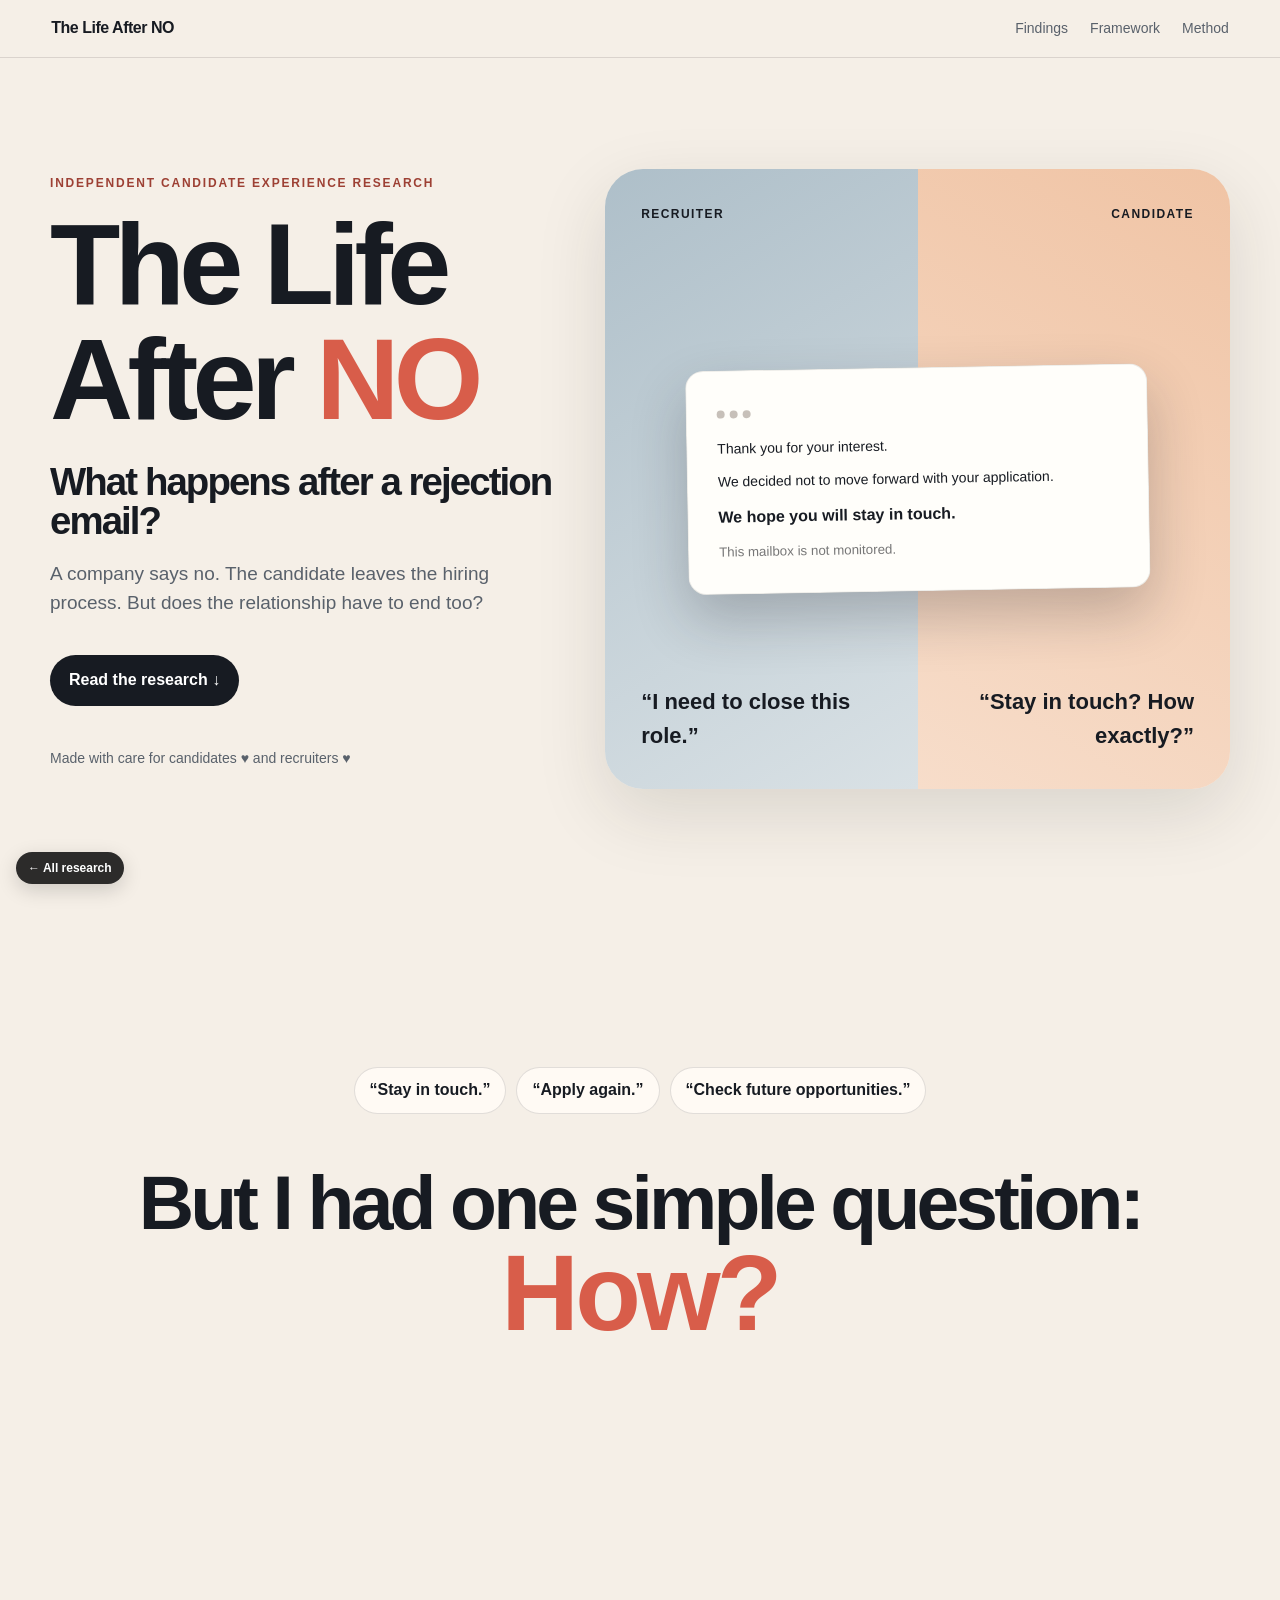
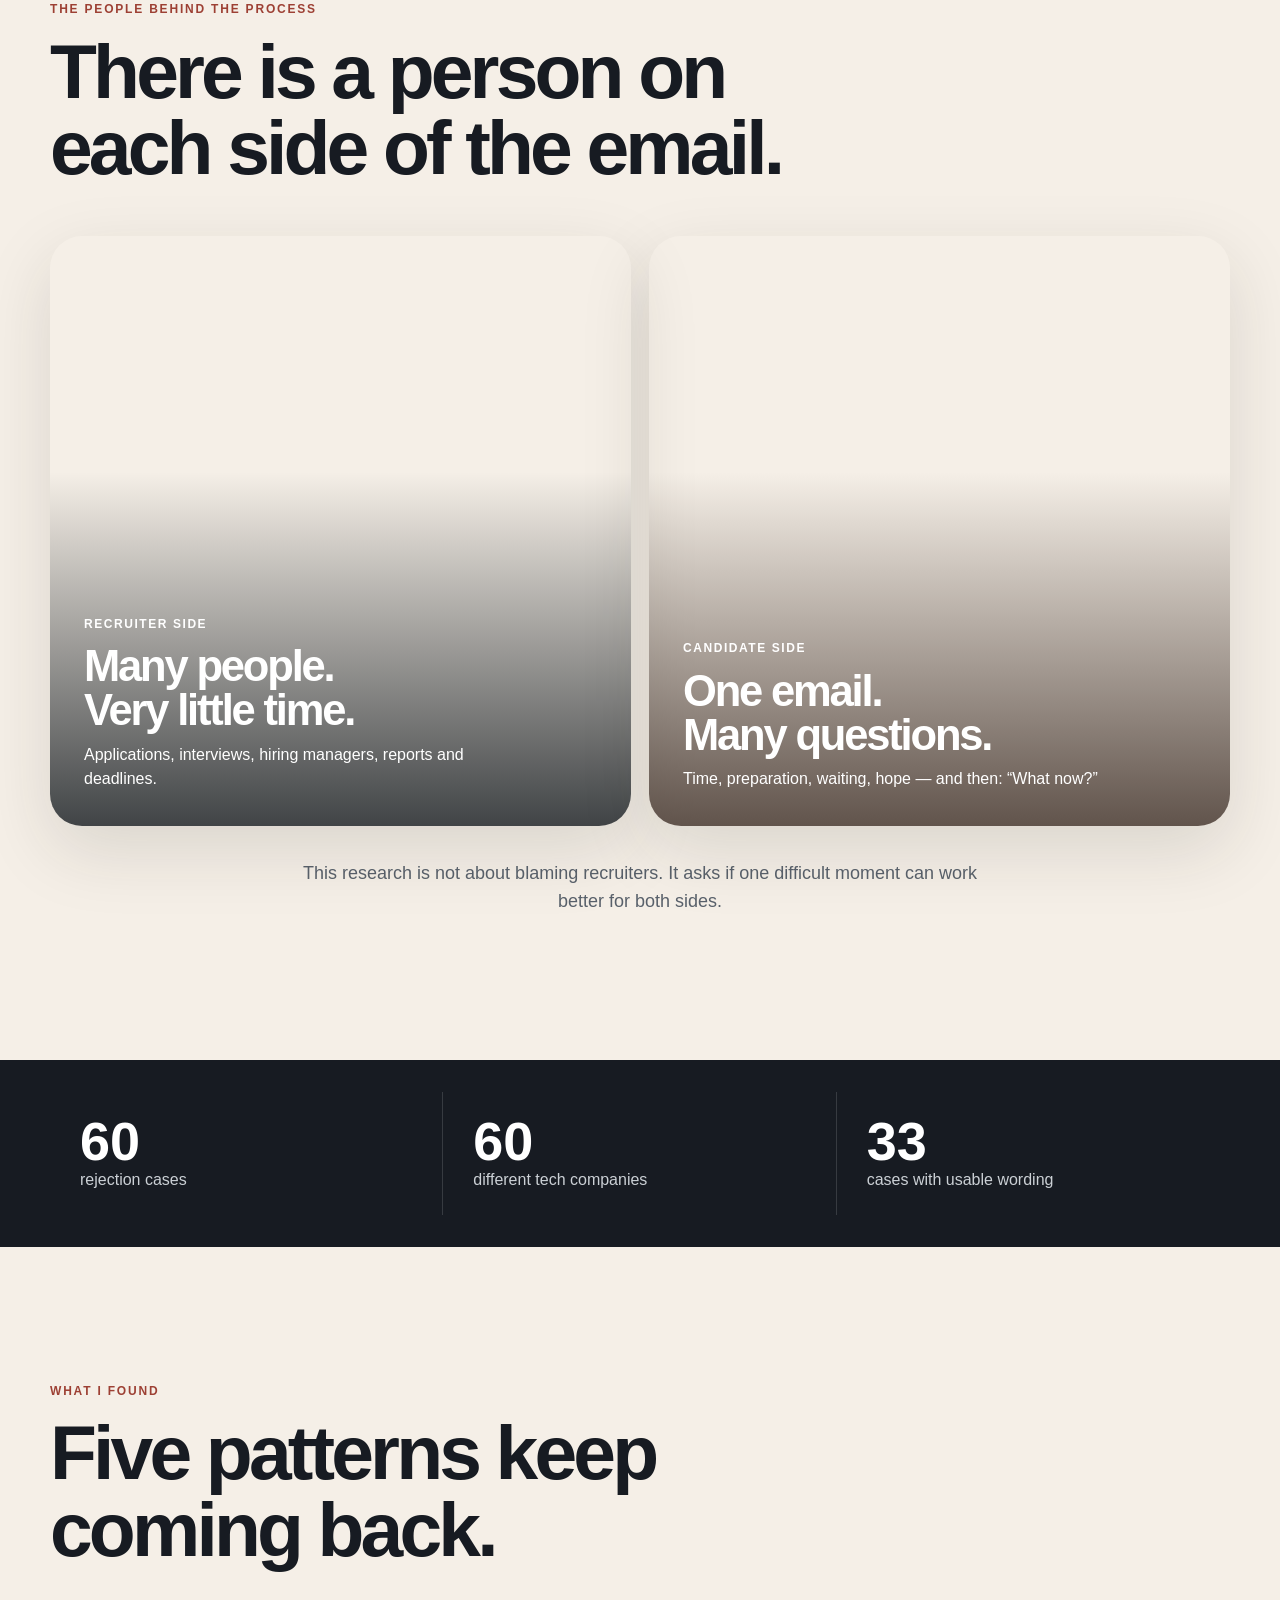
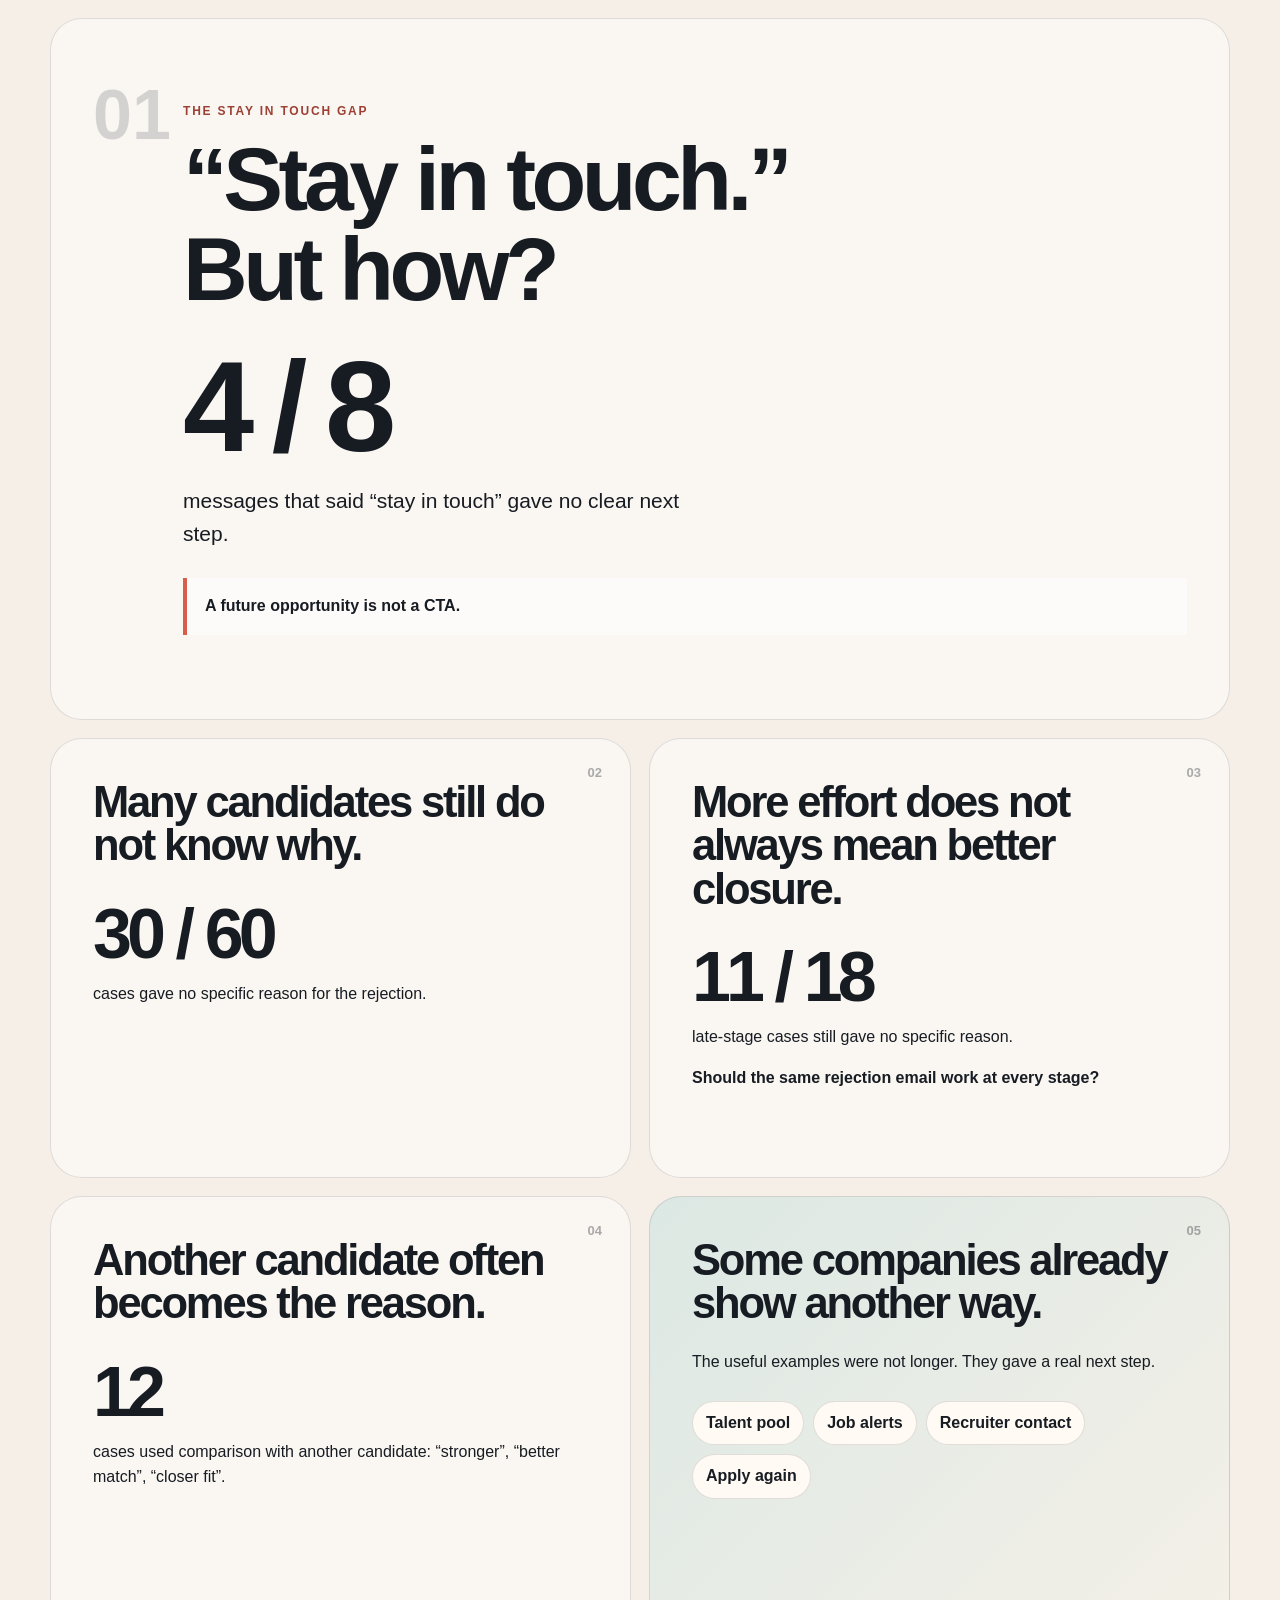
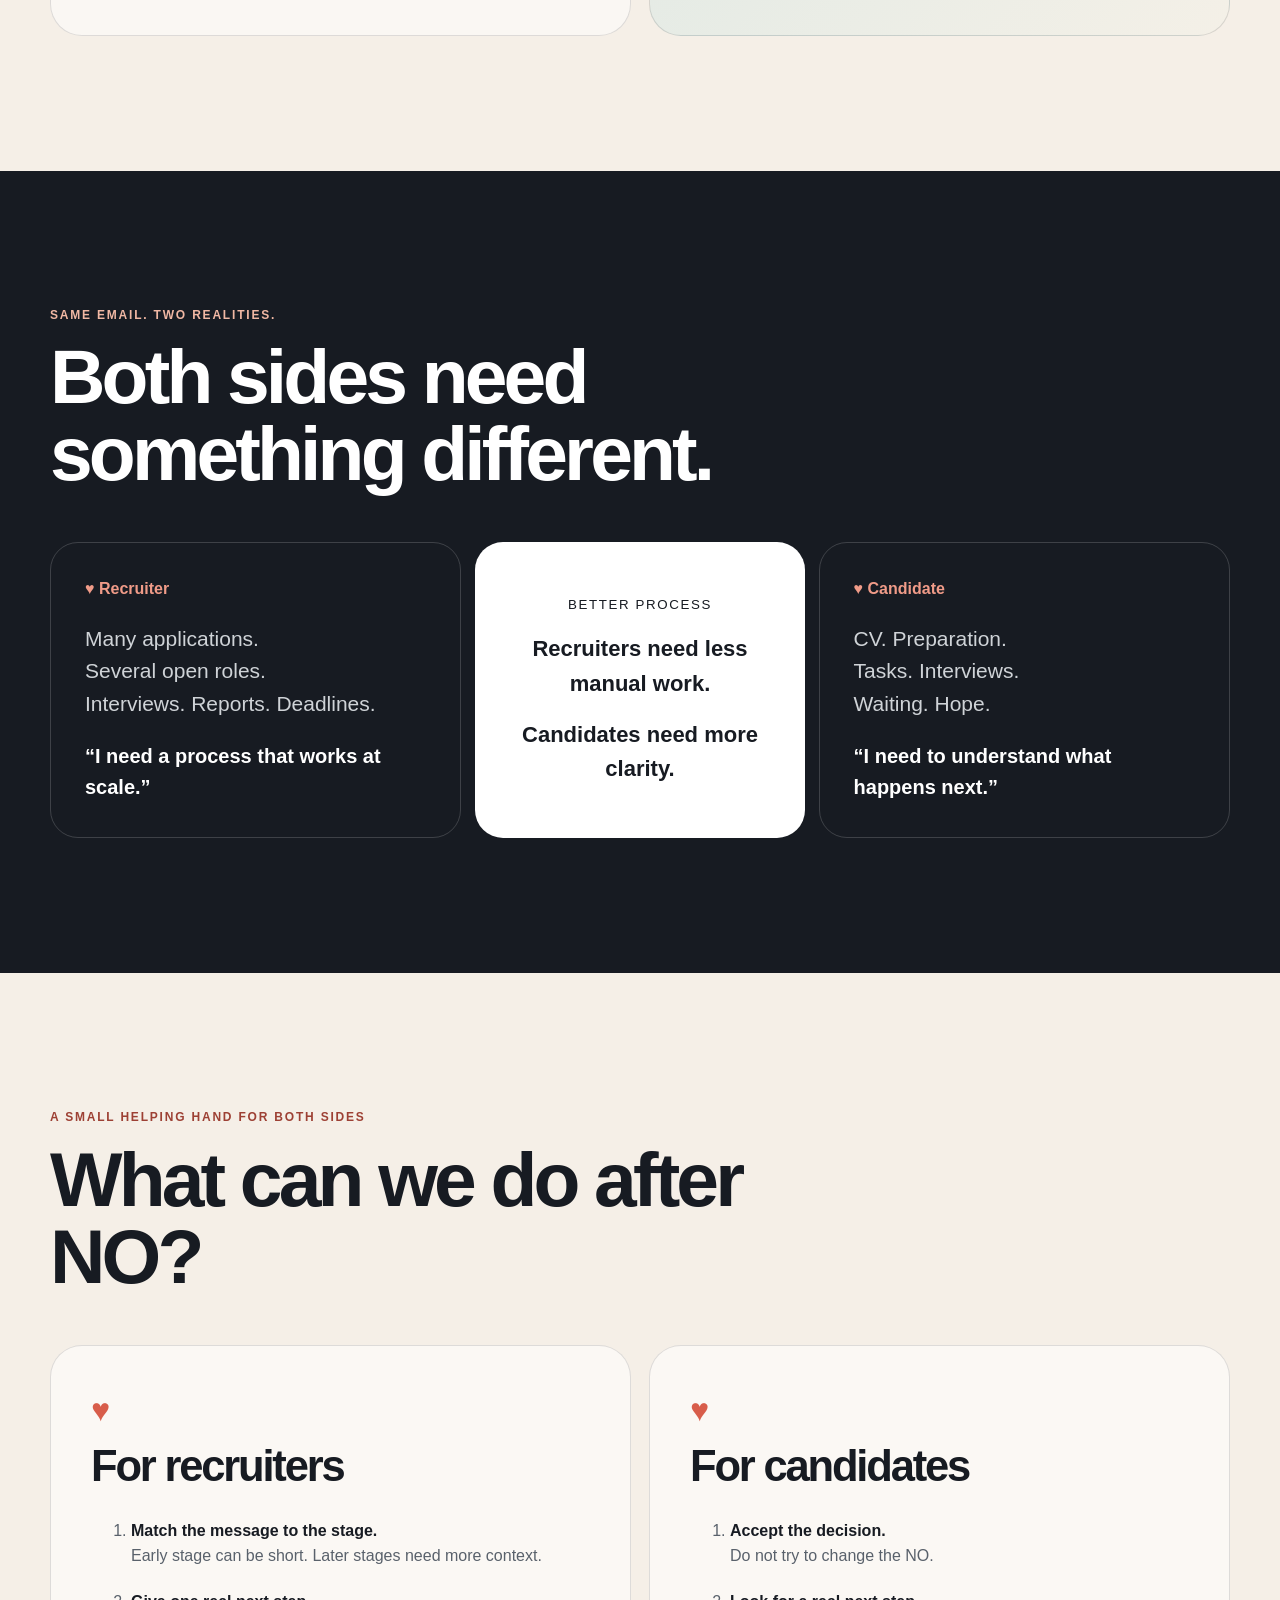
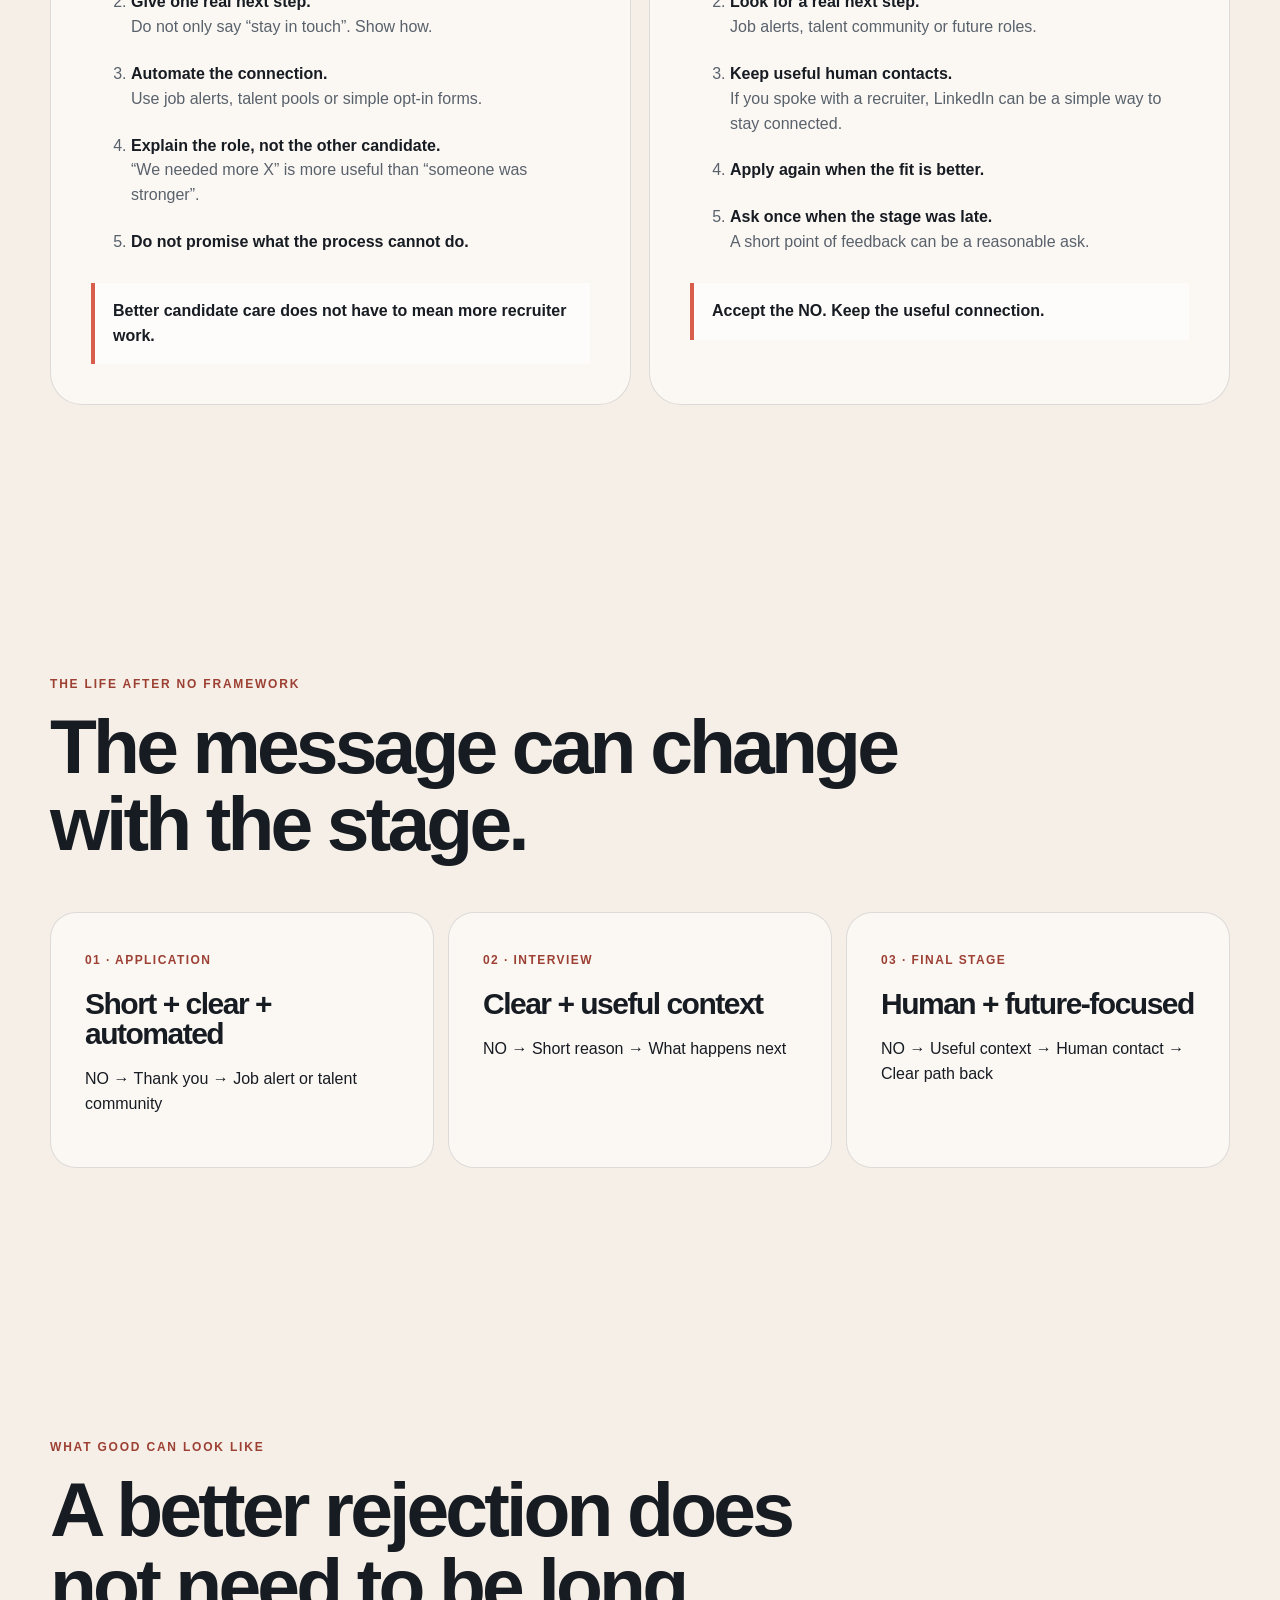
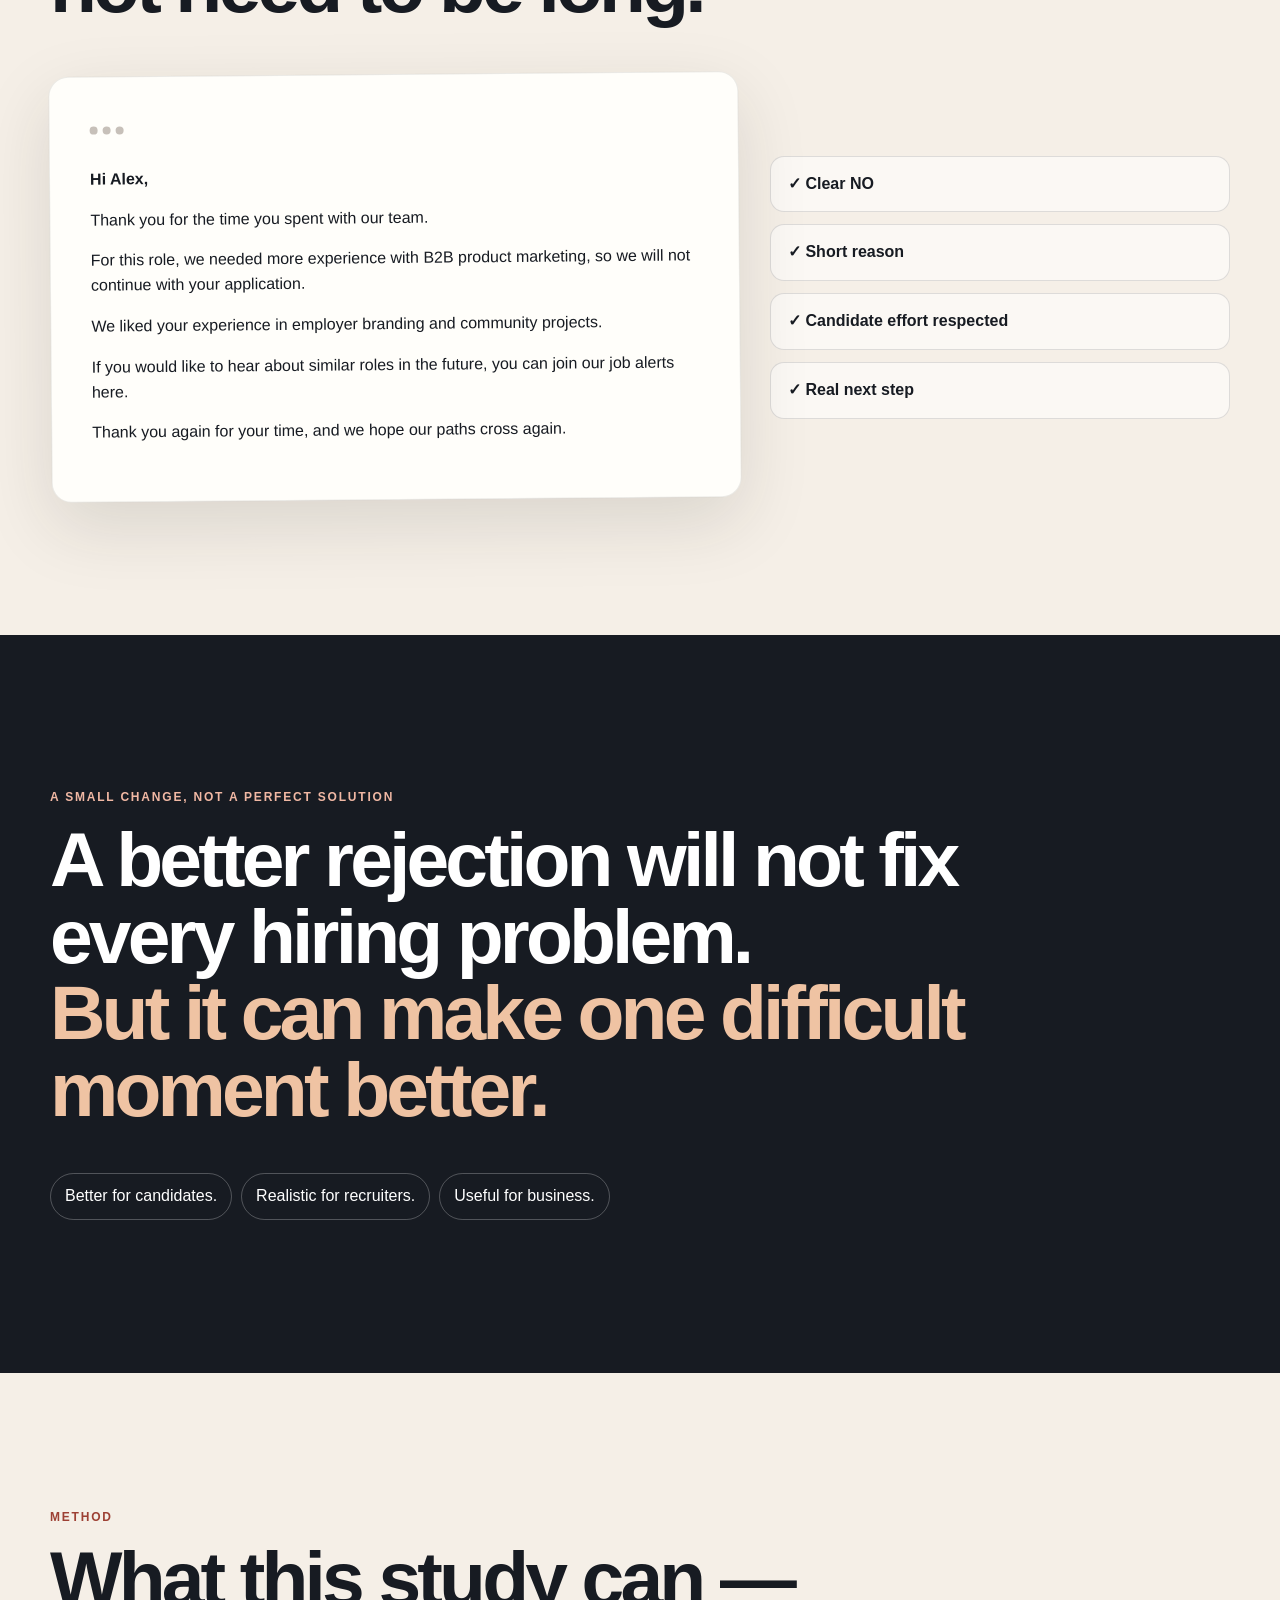
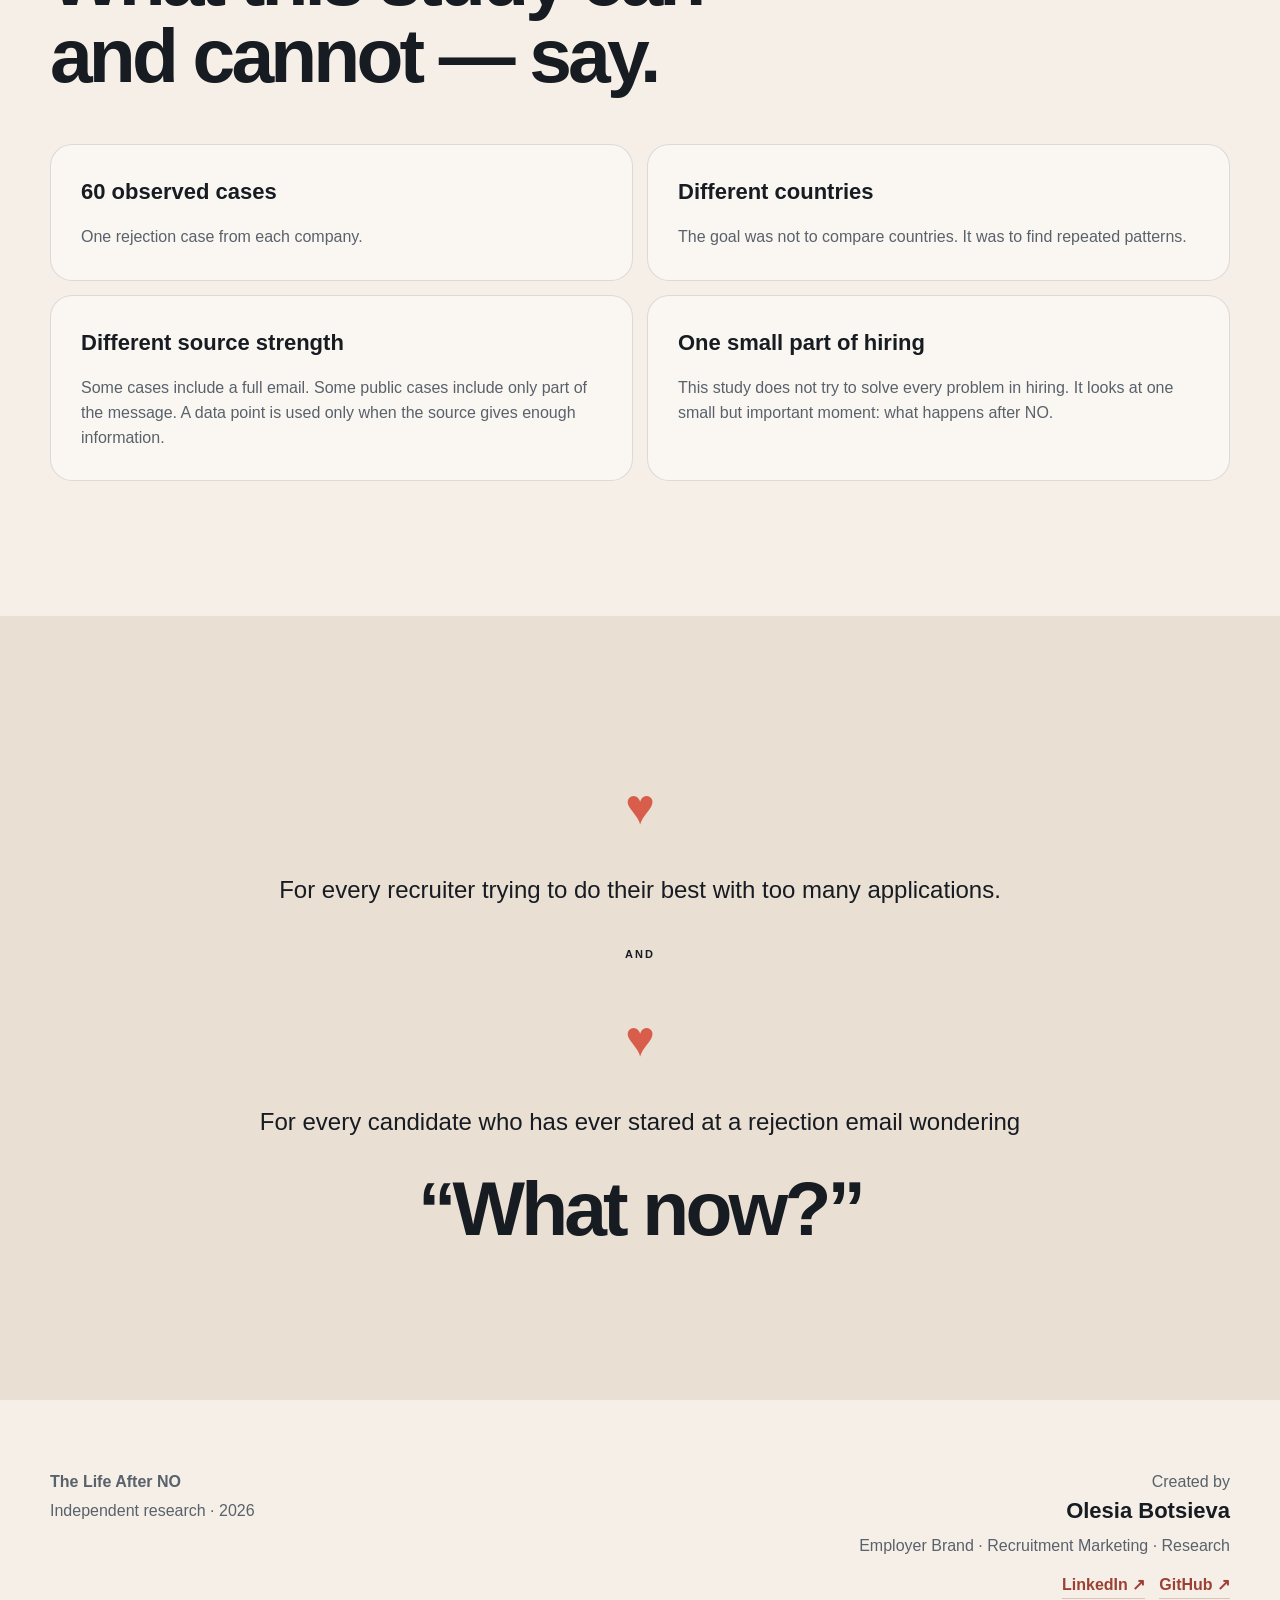
<file: life-after-no/index.html>
<!doctype html><html lang="en"><head><meta charset="utf-8"><meta name="viewport" content="width=device-width,initial-scale=1"><meta name="description" content="The Life After NO — independent research by Olesia Botsieva about rejection emails, candidate experience and better process design."><title>The Life After NO — Olesia Botsieva</title><link rel="stylesheet" href="styles.css"></head><body><a href="../" style="position:fixed;left:16px;bottom:16px;z-index:9999;background:rgba(17,17,17,.88);color:#fff;text-decoration:none;padding:9px 12px;border-radius:999px;font:600 12px/1.2 -apple-system,BlinkMacSystemFont,'Segoe UI',Arial,sans-serif;box-shadow:0 6px 20px rgba(0,0,0,.16)">← All research</a><header class="top"><a class="logo" href="#top">The Life After NO</a><nav><a href="#findings">Findings</a><a href="#framework">Framework</a><a href="#method">Method</a></nav></header><main id="top"><section class="hero shell"><div class="hero-copy"><p class="kicker">Independent candidate experience research</p><h1>The Life<br>After <em>NO</em></h1><h2>What happens after a rejection email?</h2><p class="lead">A company says no. The candidate leaves the hiring process. But does the relationship have to end too?</p><a class="cta" href="#findings">Read the research ↓</a><p class="care">Made with care for candidates ♥ and recruiters ♥</p></div><div class="hero-art"><div class="half cool"><span>Recruiter</span><b>“I need to close this role.”</b></div><div class="half warm"><span>Candidate</span><b>“Stay in touch? How exactly?”</b></div><div class="mail"><i></i><i></i><i></i><p>Thank you for your interest.</p><p>We decided not to move forward with your application.</p><strong>We hope you will stay in touch.</strong><small>This mailbox is not monitored.</small></div></div></section><section class="how shell"><p>“Stay in touch.”</p><p>“Apply again.”</p><p>“Check future opportunities.”</p><h2>But I had one simple question:<br><em>How?</em></h2></section><section class="people shell"><div class="section-title"><p class="kicker">The people behind the process</p><h2>There is a person on each side of the email.</h2></div><div class="people-grid"><article class="photo recruiter-photo"><div class="photo-copy"><span>Recruiter side</span><h3>Many people.<br>Very little time.</h3><p>Applications, interviews, hiring managers, reports and deadlines.</p></div></article><article class="photo candidate-photo"><div class="photo-copy"><span>Candidate side</span><h3>One email.<br>Many questions.</h3><p>Time, preparation, waiting, hope — and then: “What now?”</p></div></article></div><p class="people-note">This research is not about blaming recruiters. It asks if one difficult moment can work better for both sides.</p></section><section class="sample"><div class="shell sample-grid"><div><strong>60</strong><span>rejection cases</span></div><div><strong>60</strong><span>different tech companies</span></div><div><strong>33</strong><span>cases with usable wording</span></div></div></section><section id="findings" class="findings shell"><div class="section-title"><p class="kicker">What I found</p><h2>Five patterns keep coming back.</h2></div><article class="finding hero-finding"><span class="num">01</span><div><p class="kicker">The Stay in Touch Gap</p><h3>“Stay in touch.”<br>But how?</h3><div class="bigstat">4 / 8</div><p class="statcopy">messages that said “stay in touch” gave no clear next step.</p><blockquote>A future opportunity is not a CTA.</blockquote></div></article><div class="finding-grid"><article class="finding"><span class="num">02</span><h3>Many candidates still do not know why.</h3><div class="bigstat">30 / 60</div><p>cases gave no specific reason for the rejection.</p></article><article class="finding"><span class="num">03</span><h3>More effort does not always mean better closure.</h3><div class="bigstat">11 / 18</div><p>late-stage cases still gave no specific reason.</p><b>Should the same rejection email work at every stage?</b></article><article class="finding"><span class="num">04</span><h3>Another candidate often becomes the reason.</h3><div class="bigstat">12</div><p>cases used comparison with another candidate: “stronger”, “better match”, “closer fit”.</p></article><article class="finding positive"><span class="num">05</span><h3>Some companies already show another way.</h3><p>The useful examples were not longer. They gave a real next step.</p><div class="pills"><span>Talent pool</span><span>Job alerts</span><span>Recruiter contact</span><span>Apply again</span></div></article></div></section><section class="realities"><div class="shell"><p class="kicker light">Same email. Two realities.</p><h2>Both sides need something different.</h2><div class="reality-grid"><article><span>♥ Recruiter</span><p>Many applications.<br>Several open roles.<br>Interviews. Reports. Deadlines.</p><strong>“I need a process that works at scale.”</strong></article><div class="bridge"><small>BETTER PROCESS</small><b>Recruiters need less manual work.</b><b>Candidates need more clarity.</b></div><article><span>♥ Candidate</span><p>CV. Preparation.<br>Tasks. Interviews.<br>Waiting. Hope.</p><strong>“I need to understand what happens next.”</strong></article></div></div></section><section id="framework" class="help shell"><div class="section-title"><p class="kicker">A small helping hand for both sides</p><h2>What can we do after NO?</h2></div><div class="help-grid"><article><span class="heart">♥</span><h3>For recruiters</h3><ol><li><b>Match the message to the stage.</b><span>Early stage can be short. Later stages need more context.</span></li><li><b>Give one real next step.</b><span>Do not only say “stay in touch”. Show how.</span></li><li><b>Automate the connection.</b><span>Use job alerts, talent pools or simple opt-in forms.</span></li><li><b>Explain the role, not the other candidate.</b><span>“We needed more X” is more useful than “someone was stronger”.</span></li><li><b>Do not promise what the process cannot do.</b></li></ol><blockquote>Better candidate care does not have to mean more recruiter work.</blockquote></article><article><span class="heart">♥</span><h3>For candidates</h3><ol><li><b>Accept the decision.</b><span>Do not try to change the NO.</span></li><li><b>Look for a real next step.</b><span>Job alerts, talent community or future roles.</span></li><li><b>Keep useful human contacts.</b><span>If you spoke with a recruiter, LinkedIn can be a simple way to stay connected.</span></li><li><b>Apply again when the fit is better.</b></li><li><b>Ask once when the stage was late.</b><span>A short point of feedback can be a reasonable ask.</span></li></ol><blockquote>Accept the NO. Keep the useful connection.</blockquote></article></div></section><section class="stages shell"><div class="section-title"><p class="kicker">The Life After NO Framework</p><h2>The message can change with the stage.</h2></div><div class="stage-grid"><article><span>01 · APPLICATION</span><h3>Short + clear + automated</h3><p>NO → Thank you → Job alert or talent community</p></article><article><span>02 · INTERVIEW</span><h3>Clear + useful context</h3><p>NO → Short reason → What happens next</p></article><article><span>03 · FINAL STAGE</span><h3>Human + future-focused</h3><p>NO → Useful context → Human contact → Clear path back</p></article></div></section><section class="better shell"><div class="section-title"><p class="kicker">What good can look like</p><h2>A better rejection does not need to be long.</h2></div><div class="email-wrap"><article class="email"><div class="email-top"><i></i><i></i><i></i></div><p><b>Hi Alex,</b></p><p>Thank you for the time you spent with our team.</p><p>For this role, we needed more experience with B2B product marketing, so we will not continue with your application.</p><p>We liked your experience in employer branding and community projects.</p><p>If you would like to hear about similar roles in the future, you can join our job alerts here.</p><p>Thank you again for your time, and we hope our paths cross again.</p></article><aside><span>✓ Clear NO</span><span>✓ Short reason</span><span>✓ Candidate effort respected</span><span>✓ Real next step</span></aside></div></section><section class="final"><div class="shell"><p class="kicker light">A small change, not a perfect solution</p><h2>A better rejection will not fix every hiring problem.<br><em>But it can make one difficult moment better.</em></h2><div class="final-pills"><span>Better for candidates.</span><span>Realistic for recruiters.</span><span>Useful for business.</span></div></div></section><section id="method" class="method shell"><div class="section-title"><p class="kicker">Method</p><h2>What this study can — and cannot — say.</h2></div><div class="method-grid"><article><b>60 observed cases</b><p>One rejection case from each company.</p></article><article><b>Different countries</b><p>The goal was not to compare countries. It was to find repeated patterns.</p></article><article><b>Different source strength</b><p>Some cases include a full email. Some public cases include only part of the message. A data point is used only when the source gives enough information.</p></article><article><b>One small part of hiring</b><p>This study does not try to solve every problem in hiring. It looks at one small but important moment: what happens after NO.</p></article></div></section><section class="dedication"><div class="shell"><div class="heart-big">♥</div><p>For every recruiter trying to do their best with too many applications.</p><div class="and">AND</div><div class="heart-big">♥</div><p>For every candidate who has ever stared at a rejection email wondering</p><h2>“What now?”</h2></div></section></main><footer class="footer shell"><div><b>The Life After NO</b><p>Independent research · 2026</p></div><div class="author"><span>Created by</span><strong>Olesia Botsieva</strong><p>Employer Brand · Recruitment Marketing · Research</p><a href="https://www.linkedin.com/in/olesruss/" target="_blank" rel="noopener">LinkedIn ↗</a><a href="https://github.com/olesiabositi-hub/the-life-after-no" target="_blank" rel="noopener">GitHub ↗</a></div></footer></body></html>
</file>
<file: cyprus-tech-evp/styles.css>
:root{--ink:#14362f;--ink2:#214941;--teal:#14806f;--teal2:#4cae9a;--mint:#dff1eb;--paper:#fffefb;--soft:#f3f7f4;--line:#d9e2dd;--muted:#65756f;--dark:#12342e;--white:#fff;--shadow:0 18px 55px rgba(20,54,47,.09)}*{box-sizing:border-box}html{scroll-behavior:smooth}body{margin:0;background:var(--paper);color:var(--ink);font-family:Inter,ui-sans-serif,system-ui,-apple-system,BlinkMacSystemFont,"Segoe UI",sans-serif;line-height:1.55}.shell{width:min(1160px,calc(100% - 40px));margin:auto}.topbar{position:sticky;top:0;z-index:50;background:rgba(255,254,251,.94);backdrop-filter:blur(12px);border-bottom:1px solid rgba(20,54,47,.08)}.navwrap{height:68px;display:flex;justify-content:space-between;align-items:center}.brand{font-weight:800;color:var(--ink);text-decoration:none}.topbar nav{display:flex;gap:24px}.topbar nav a{color:var(--ink2);font-size:14px;text-decoration:none}.hero{position:relative;min-height:720px;display:flex;align-items:center;overflow:hidden}.hero-photo{position:absolute;inset:0;background:url("../assets/cyprus-coast-hero.jpg") center/cover no-repeat;filter:saturate(.88) contrast(.96)}.hero-overlay{position:absolute;inset:0;background:linear-gradient(90deg,rgba(255,254,251,.98) 0%,rgba(255,254,251,.91) 42%,rgba(255,254,251,.18) 72%,rgba(20,54,47,.16) 100%)}.hero-inner{position:relative;z-index:2;display:grid;grid-template-columns:1.1fr .75fr;gap:56px;align-items:end}.hero-copy{padding:90px 0}.eyebrow{text-transform:uppercase;letter-spacing:.16em;font-size:11px;font-weight:850;color:var(--teal);margin:0 0 14px}.hero h1,.section h2,.scenic h2,.finalbox h2{font-family:Georgia,'Times New Roman',serif;font-weight:500;line-height:1.02;margin:0}.hero h1{font-size:clamp(58px,7vw,92px);max-width:780px}.hero h1 em{font-style:normal;color:var(--teal)}.lead{font-family:Georgia,serif;font-size:26px;line-height:1.2;max-width:720px}.intro{font-size:18px;max-width:680px;color:#415952}.hero-actions{display:flex;gap:12px;margin-top:30px}.btn{display:inline-block;padding:13px 18px;border-radius:999px;text-decoration:none;font-weight:750;font-size:14px}.btn.primary{background:var(--ink);color:#fff}.btn.ghost{border:1px solid var(--ink);color:var(--ink);background:rgba(255,255,255,.7)}.hero-quote{align-self:end;margin-bottom:80px;background:rgba(255,255,255,.9);border-radius:24px;padding:28px;box-shadow:var(--shadow);border:1px solid rgba(255,255,255,.8)}.hero-quote p{font-family:Georgia,serif;font-size:25px;line-height:1.25;margin:0 0 20px}.hero-quote span{font-size:13px;color:var(--muted)}.snapshot{background:#fff;border-bottom:1px solid var(--line)}.statgrid{display:grid;grid-template-columns:repeat(5,1fr);padding:28px 0}.statgrid div{padding:5px 24px;border-right:1px solid var(--line)}.statgrid div:first-child{padding-left:0}.statgrid div:last-child{border:0}.statgrid strong{font:48px Georgia,serif;color:var(--teal);display:block;line-height:1}.statgrid span{font-size:13px;color:var(--muted)}.section{padding:96px 0}.section h2,.scenic h2{font-size:clamp(40px,5vw,64px);max-width:980px}.sectionlead{font-size:20px;max-width:820px}.muted{color:var(--muted)}.soft{background:var(--soft)}.dark{background:var(--dark);color:#fff}.dark .eyebrow{color:#9edacb}.dark .sectionlead{color:#c6dad4}.split{display:grid;grid-template-columns:1.2fr .8fr;gap:64px;align-items:center}.split p:not(.eyebrow){font-size:18px;color:var(--muted)}.question{background:var(--soft);border:1px solid var(--line);border-radius:28px;padding:34px}.question span{font-size:11px;text-transform:uppercase;letter-spacing:.14em;font-weight:850;color:var(--teal)}.question p{font:30px/1.2 Georgia,serif;color:var(--ink)!important}.threecards{display:grid;grid-template-columns:repeat(3,1fr);gap:18px;margin-top:40px}.threecards article{background:#fff;border:1px solid var(--line);border-radius:24px;padding:28px}.threecards article b{display:inline-flex;width:42px;height:42px;align-items:center;justify-content:center;border-radius:50%;background:var(--mint);color:var(--teal)}.threecards h3{font:26px/1.12 Georgia,serif;margin:18px 0 10px}.threecards p{color:var(--muted);margin:0}.note{margin-top:18px;border-left:4px solid var(--teal);padding:15px 18px;background:#edf6f2;border-radius:10px;color:#52635d}.scorecard{margin-top:38px;background:#fff;color:var(--ink);border-radius:28px;padding:30px;box-shadow:0 20px 60px rgba(0,0,0,.15)}.score-title{display:flex;justify-content:space-between;align-items:center}.score-title span{font-size:12px;letter-spacing:.12em;text-transform:uppercase;color:var(--muted);font-weight:800}.score-title strong{background:var(--mint);padding:8px 13px;border-radius:999px}.scorebars{height:360px;display:flex;justify-content:center;align-items:flex-end;gap:110px;padding:35px 20px 0;background:repeating-linear-gradient(to top,transparent 0 70px,#eef2f0 71px);border-bottom:1px solid var(--line)}.scorebars>div{width:210px;height:300px;display:flex;flex-direction:column;justify-content:flex-end;align-items:center}.scorebars i{display:block;width:120px;height:var(--v);background:linear-gradient(180deg,var(--teal2),var(--teal));border-radius:16px 16px 3px 3px;position:relative;font-style:normal}.scorebars i.lighter{background:linear-gradient(180deg,#91cfc0,#5c998d)}.scorebars i b{position:absolute;top:-34px;left:50%;transform:translateX(-50%);font-size:20px}.scorebars span{margin-top:12px;font-size:13px;text-align:center;color:var(--muted)}.hbars{margin-top:34px;background:#fff;border:1px solid var(--line);border-radius:28px;padding:28px;box-shadow:var(--shadow)}.hbars>div{display:grid;grid-template-columns:220px 1fr 70px;gap:14px;align-items:center;padding:9px 0}.hbars span{font-size:14px}.hbars i{height:12px;background:#edf2ef;border-radius:99px;overflow:hidden}.hbars i b{display:block;height:100%;background:linear-gradient(90deg,var(--teal),#75c0b0);border-radius:99px}.hbars strong{text-align:right;font-size:14px}.compare{display:grid;grid-template-columns:1fr 1fr;gap:20px;margin-top:38px}.compare article{background:#fff;border:1px solid var(--line);border-radius:28px;padding:30px}.compare article.accent{background:var(--ink);color:#fff}.compare article>span{text-transform:uppercase;letter-spacing:.13em;font-size:11px;font-weight:850;color:var(--teal)}.compare .accent>span{color:#a8dfd1}.compare h3{font:30px/1.1 Georgia,serif}.compare li{margin:8px 0}.pull{font:30px/1.28 Georgia,serif;text-align:center;max-width:940px;margin:40px auto 0}.insights article>span{font-size:11px;text-transform:uppercase;letter-spacing:.12em;font-weight:850;color:var(--teal)}.mini{margin-top:16px;border-top:1px solid var(--line);padding-top:16px}.mini b{font:52px Georgia,serif;color:var(--teal)}.mini p{display:inline-block;margin-left:8px}.mini.secondary b{font-size:40px;color:var(--ink2)}.twostat{display:grid;grid-template-columns:1fr 1fr;gap:12px;margin:20px 0}.twostat div{background:var(--soft);border-radius:18px;padding:18px}.twostat b{font:38px Georgia,serif;display:block;color:var(--teal)}.twostat span{font-size:12px;color:var(--muted)}.scenic{min-height:520px;position:relative;display:flex;align-items:center;overflow:hidden}.scenic-photo{position:absolute;inset:0;background:url("../assets/cyprus-coast-hero.jpg") center 65%/cover no-repeat;filter:saturate(.85)}.scenic:after{content:'';position:absolute;inset:0;background:linear-gradient(90deg,rgba(20,54,47,.84),rgba(20,54,47,.45) 55%,rgba(20,54,47,.08))}.scenic-inner{position:relative;z-index:2;color:#fff}.scenic-inner>div{max-width:760px;background:rgba(20,54,47,.48);backdrop-filter:blur(8px);padding:34px;border-radius:28px}.scenic .eyebrow{color:#bde6db}.scenic h2{font-size:52px}.scenic p:last-child{font-size:18px;color:#e1eeea}.strategy{background:#fff}.flow{display:grid;grid-template-columns:1fr auto 1fr auto 1fr auto 1fr;gap:12px;align-items:stretch;margin-top:36px}.flow>div{border:1px solid var(--line);border-radius:22px;padding:22px;box-shadow:var(--shadow)}.flow span{font-size:11px;color:var(--teal);font-weight:850}.flow b{display:block;font:26px Georgia,serif;margin:10px 0}.flow small{color:var(--muted);line-height:1.4}.flow>i{display:flex;align-items:center;color:var(--teal);font-size:28px;font-style:normal}.lens{margin-top:48px;padding:30px;background:var(--soft);border:1px solid var(--line);border-radius:28px;display:grid;grid-template-columns:.8fr 1.2fr;gap:30px;align-items:center}.lens h3{font:32px/1.1 Georgia,serif;margin:8px 0}.lens p:not(.eyebrow){color:var(--muted)}.lensflow{display:grid;grid-template-columns:1fr auto 1fr auto 1fr;align-items:center;gap:10px}.lensflow span{background:#fff;border:1px solid var(--line);border-radius:18px;padding:17px;text-align:center;font-weight:750}.lensflow b{color:var(--teal)}.recs{display:grid;grid-template-columns:repeat(4,1fr);gap:15px;margin-top:36px}.recs article{border:1px solid rgba(255,255,255,.16);border-radius:22px;padding:22px;background:rgba(255,255,255,.04)}.recs article:last-child{grid-column:2/span 2}.recs b{font-size:11px;color:#9edacb}.recs h3{font:23px/1.1 Georgia,serif}.recs p{font-size:14px;color:#c8d9d4}.timeline{display:grid;grid-template-columns:repeat(5,1fr);gap:14px;margin-top:36px}.timeline article{background:#fff;border:1px solid var(--line);border-radius:22px;padding:22px}.timeline span{font-size:11px;letter-spacing:.1em;text-transform:uppercase;color:var(--teal);font-weight:850}.timeline h3{font:24px/1.1 Georgia,serif}.timeline p{font-size:13px;color:var(--muted)}.final{padding-top:60px}.finalbox{background:linear-gradient(135deg,#e2f2ec,#f7f6ef);border:1px solid #cee2da;border-radius:34px;padding:54px}.finalbox h2{font-size:60px;max-width:970px}.finalbox>p:not(.eyebrow){font:28px Georgia,serif;max-width:850px}.finalbox strong{display:block;border-top:1px solid #bed6cd;margin-top:28px;padding-top:24px;font-size:20px}.about{display:grid;grid-template-columns:1fr 1fr;gap:44px}.about p{color:var(--muted)}.about aside{border:1px solid var(--line);border-radius:28px;padding:28px;background:#fff}.about aside h3{font:30px Georgia,serif;margin-top:0}.about li{margin:10px 0;color:#54665f}.openlinks{display:flex;gap:12px;flex-wrap:wrap;margin-top:22px}.openlinks a{color:var(--teal);font-weight:750;text-decoration:none;border-bottom:1px solid}.footerphoto{height:190px;background:url("../assets/cyprus-coast-hero.jpg") center 80%/cover no-repeat;filter:saturate(.75)}footer{background:#fff;border-top:1px solid var(--line)}.footerinner{display:flex;justify-content:space-between;gap:24px;align-items:center;padding:28px 0}.footerinner strong,.footerinner span,.footerinner a{display:block}.footerinner strong{font-size:16px}.footerinner span,.footerinner p{font-size:13px;color:var(--muted)}.footerinner a{margin-top:5px;color:var(--teal);text-decoration:none;font-weight:750}.footerinner p{text-align:right}@media(max-width:980px){.hero-inner,.split,.about,.lens{grid-template-columns:1fr}.hero-quote{margin-bottom:60px}.statgrid{grid-template-columns:repeat(3,1fr)}.statgrid div{border-bottom:1px solid var(--line)}.threecards{grid-template-columns:1fr 1fr}.flow{grid-template-columns:1fr}.flow>i{justify-content:center;transform:rotate(90deg);height:20px}.recs{grid-template-columns:1fr 1fr}.recs article:last-child{grid-column:auto}.timeline{grid-template-columns:1fr 1fr}.lensflow{grid-template-columns:1fr}.lensflow b{transform:rotate(90deg);text-align:center}}@media(max-width:680px){.shell{width:min(100% - 28px,1160px)}.topbar nav{display:none}.hero{min-height:auto}.hero-inner{display:block}.hero-copy{padding:70px 0 24px}.hero h1{font-size:52px}.hero-overlay{background:linear-gradient(180deg,rgba(255,254,251,.96) 0%,rgba(255,254,251,.88) 62%,rgba(255,254,251,.58) 100%)}.hero-quote{margin:0 0 48px}.statgrid{grid-template-columns:1fr 1fr}.statgrid div{padding:18px}.section{padding:70px 0}.threecards,.compare,.recs,.timeline{grid-template-columns:1fr}.scorebars{gap:24px}.scorebars>div{width:140px}.scorebars i{width:90px}.hbars>div{grid-template-columns:135px 1fr 55px;gap:8px}.hbars span,.hbars strong{font-size:12px}.scenic h2{font-size:40px}.finalbox{padding:34px 24px}.finalbox h2{font-size:42px}.footerinner{align-items:flex-start;flex-direction:column}.footerinner p{text-align:left}.recs article:last-child{grid-column:auto}}
</file>
<file: life-after-no/styles.css>
:root{--ink:#171b22;--soft:#59616b;--paper:#f5efe7;--cream:#fffaf4;--red:#d85d4a;--deep:#9d4034;--peach:#efc3a3;--blue:#c8d5dd;--line:rgba(23,27,34,.13);--shadow:0 24px 70px rgba(41,36,31,.13)}*{box-sizing:border-box}html{scroll-behavior:smooth}body{margin:0;background:var(--paper);color:var(--ink);font-family:Inter,ui-sans-serif,-apple-system,BlinkMacSystemFont,"Segoe UI",sans-serif;line-height:1.55}a{color:inherit;text-decoration:none}.shell{width:min(1180px,calc(100% - 44px));margin:auto}.top{position:sticky;top:0;z-index:50;padding:16px clamp(22px,4vw,64px);display:flex;justify-content:space-between;align-items:center;background:rgba(245,239,231,.9);backdrop-filter:blur(18px);border-bottom:1px solid var(--line)}.logo{font-weight:900;letter-spacing:-.03em}.top nav{display:flex;gap:22px;font-size:14px;color:var(--soft)}.kicker{margin:0 0 14px;color:var(--deep);font-size:12px;font-weight:900;text-transform:uppercase;letter-spacing:.15em}.light{color:#f1b8a4}h1,h2,h3{margin:0;line-height:1;letter-spacing:-.05em}h1{font-size:clamp(66px,9vw,126px)}h1 em,h2 em{font-style:normal;color:var(--red)}h2{font-size:clamp(42px,6vw,78px)}h3{font-size:clamp(30px,3.4vw,48px)}.hero{min-height:calc(100vh - 58px);padding:8vh 0;display:grid;grid-template-columns:.9fr 1.1fr;gap:44px;align-items:center}.hero-copy h2{font-size:clamp(28px,3vw,42px);margin:26px 0 14px}.lead{font-size:19px;max-width:600px;color:var(--soft)}.cta{display:inline-block;margin:18px 0 28px;padding:13px 19px;border-radius:999px;background:var(--ink);color:white;font-weight:800}.care{font-size:14px;color:var(--soft)}.hero-art{position:relative;height:620px;border-radius:38px;overflow:hidden;display:grid;grid-template-columns:1fr 1fr;box-shadow:var(--shadow)}.half{padding:36px;display:flex;flex-direction:column;justify-content:space-between}.half span{font-size:12px;font-weight:900;text-transform:uppercase;letter-spacing:.12em}.half b{font-size:22px;max-width:240px}.cool{background:linear-gradient(150deg,#aebfc9,#d9e1e5)}.warm{background:linear-gradient(210deg,#f0c4a5,#f7ddca);text-align:right;align-items:flex-end}.mail{position:absolute;left:50%;top:50%;width:min(74%,470px);transform:translate(-50%,-50%) rotate(-1deg);padding:30px;background:#fffefa;border:1px solid rgba(0,0,0,.08);border-radius:18px;box-shadow:0 25px 55px rgba(23,27,34,.24)}.mail i,.email-top i{display:inline-block;width:8px;height:8px;border-radius:50%;background:#c7c0b9;margin-right:5px}.mail p{font-size:14px;margin:12px 0}.mail strong{display:block}.mail small{display:block;margin-top:12px;color:#777}.how{padding:18vh 0;text-align:center}.how>p{display:inline-block;margin:5px;padding:10px 15px;border:1px solid var(--line);border-radius:999px;background:var(--cream);font-weight:800}.how h2{margin-top:45px}.how h2 em{font-size:1.4em}.section-title{max-width:850px;margin-bottom:50px}.people{padding:10vh 0 16vh}.people-grid{display:grid;grid-template-columns:1fr 1fr;gap:18px}.photo{position:relative;min-height:590px;border-radius:32px;overflow:hidden;background-size:cover;background-position:center;box-shadow:var(--shadow)}.recruiter-photo{background-image:linear-gradient(180deg,transparent 40%,rgba(14,20,25,.78)),url("https://raw.githubusercontent.com/olesiabositi-hub/the-life-after-no/main/assets/recruiter-new.jpg")}.candidate-photo{background-image:linear-gradient(180deg,transparent 40%,rgba(40,24,16,.72)),url("https://raw.githubusercontent.com/olesiabositi-hub/the-life-after-no/main/assets/candidate-new.jpg")}.photo-copy{position:absolute;left:0;right:0;bottom:0;padding:34px;color:white}.photo-copy span{font-size:12px;text-transform:uppercase;letter-spacing:.13em;font-weight:900}.photo-copy h3{margin:10px 0}.photo-copy p{margin:0;max-width:440px}.people-note{max-width:720px;margin:34px auto 0;text-align:center;font-size:18px;color:var(--soft)}.sample{padding:32px 0;background:var(--ink);color:white}.sample-grid{display:grid;grid-template-columns:repeat(3,1fr)}.sample-grid div{padding:22px 30px;border-right:1px solid rgba(255,255,255,.14)}.sample-grid div:last-child{border:0}.sample strong{display:block;font-size:54px;line-height:1}.sample span{color:#cbd0d5}.findings{padding:15vh 0}.hero-finding{min-height:78vh;display:grid;grid-template-columns:90px 1fr;align-items:center;background:linear-gradient(135deg,#efd1bb,#f8eee6)}.finding{position:relative;padding:42px;border:1px solid var(--line);border-radius:32px;background:rgba(255,255,255,.52)}.num{position:absolute;right:28px;top:24px;font-size:13px;font-weight:900;opacity:.35}.hero-finding>.num{position:static;font-size:70px;opacity:.16;align-self:start}.hero-finding h3{font-size:clamp(50px,7vw,92px)}.bigstat{font-size:clamp(70px,10vw,140px);font-weight:900;line-height:.9;margin:35px 0 16px;letter-spacing:-.07em}.bigstat small{font-size:.25em;color:var(--soft)}.statcopy{font-size:21px;max-width:520px}.finding blockquote,.help blockquote{margin:28px 0 0;padding:16px 18px;border-left:4px solid var(--red);background:rgba(255,255,255,.6);font-weight:900}.finding-grid{display:grid;grid-template-columns:1fr 1fr;gap:18px;margin-top:18px}.finding-grid .finding{min-height:440px}.finding-grid h3{margin-bottom:24px}.finding-grid .bigstat{font-size:70px}.positive{background:linear-gradient(135deg,#dce8e4,#f4f0e7)}.pills,.final-pills{display:flex;gap:9px;flex-wrap:wrap;margin-top:26px}.pills span{padding:9px 13px;border:1px solid var(--line);border-radius:999px;background:var(--cream);font-weight:750}.realities{padding:15vh 0;background:var(--ink);color:white}.realities h2{max-width:850px}.reality-grid{display:grid;grid-template-columns:1fr .8fr 1fr;gap:14px;margin-top:50px}.reality-grid article,.bridge{padding:34px;border-radius:28px;border:1px solid rgba(255,255,255,.17)}.reality-grid article span{color:#f09b88;font-weight:900}.reality-grid article p{font-size:21px;color:#cfd3d7}.reality-grid article strong{font-size:20px}.bridge{display:flex;flex-direction:column;justify-content:center;text-align:center;gap:17px;background:white;color:var(--ink)}.bridge small{letter-spacing:.12em}.bridge b{font-size:22px}.help,.stages,.better,.method{padding:15vh 0}.help-grid{display:grid;grid-template-columns:1fr 1fr;gap:18px}.help-grid>article{padding:40px;border:1px solid var(--line);border-radius:32px;background:rgba(255,255,255,.55)}.heart,.heart-big{color:var(--red);font-size:32px}.help h3{margin:10px 0 30px}.help li{margin-bottom:22px;color:var(--soft)}.help li b,.help li span{display:block}.help li b{color:var(--ink)}.stage-grid{display:grid;grid-template-columns:repeat(3,1fr);gap:14px}.stage-grid article{padding:34px;border:1px solid var(--line);border-radius:26px;background:rgba(255,255,255,.55)}.stage-grid span{font-size:12px;font-weight:900;letter-spacing:.12em;color:var(--deep)}.stage-grid h3{font-size:30px;margin:18px 0}.email-wrap{display:grid;grid-template-columns:1.2fr .8fr;gap:30px;align-items:center}.email{padding:40px;background:#fffefa;border:1px solid rgba(0,0,0,.08);border-radius:20px;box-shadow:var(--shadow);transform:rotate(-.5deg)}.email-top{margin-bottom:25px}.email-wrap aside{display:grid;gap:12px}.email-wrap aside span{padding:15px 17px;border:1px solid var(--line);border-radius:14px;background:rgba(255,255,255,.55);font-weight:800}.final{padding:17vh 0;background:var(--ink);color:white}.final h2{max-width:1080px}.final h2 em{color:var(--peach)}.final-pills{margin-top:45px}.final-pills span{padding:10px 14px;border:1px solid rgba(255,255,255,.25);border-radius:999px}.method-grid{display:grid;grid-template-columns:1fr 1fr;gap:14px}.method-grid article{padding:30px;border:1px solid var(--line);border-radius:22px;background:rgba(255,255,255,.48)}.method-grid b{font-size:22px}.method-grid p{margin-bottom:0;color:var(--soft)}.dedication{padding:17vh 0;text-align:center;background:#eadfd3}.dedication .shell{max-width:850px}.dedication p{font-size:24px}.heart-big{font-size:50px}.and{margin:38px 0;font-size:11px;font-weight:900;letter-spacing:.18em}.dedication h2{margin-top:30px}.footer{padding:70px 0 40px;display:flex;justify-content:space-between;gap:30px;color:var(--soft)}.footer p{margin:5px 0}.author{text-align:right}.author span,.author strong{display:block}.author strong{font-size:22px;color:var(--ink)}.author a{display:inline-block;margin:10px 0 0 14px;color:var(--deep);font-weight:800;border-bottom:1px solid rgba(157,64,52,.25)}@media(max-width:900px){.hero,.people-grid,.finding-grid,.reality-grid,.help-grid,.stage-grid,.email-wrap,.method-grid{grid-template-columns:1fr}.hero-art{height:540px}.sample-grid{grid-template-columns:1fr}.sample-grid div{border-right:0;border-bottom:1px solid rgba(255,255,255,.14)}.hero-finding{grid-template-columns:1fr;min-height:auto}.photo{min-height:500px}}@media(max-width:620px){.top nav{display:none}.shell{width:min(100% - 28px,1180px)}.hero{padding-top:55px}.hero-art{height:590px}.half{padding:24px}.mail{width:86%;padding:23px}.how{padding:12vh 0}.finding,.help-grid>article{padding:27px}.finding-grid .finding{min-height:auto}.footer{flex-direction:column}.author{text-align:left}.author a{margin-left:0;margin-right:14px}}
</file>
